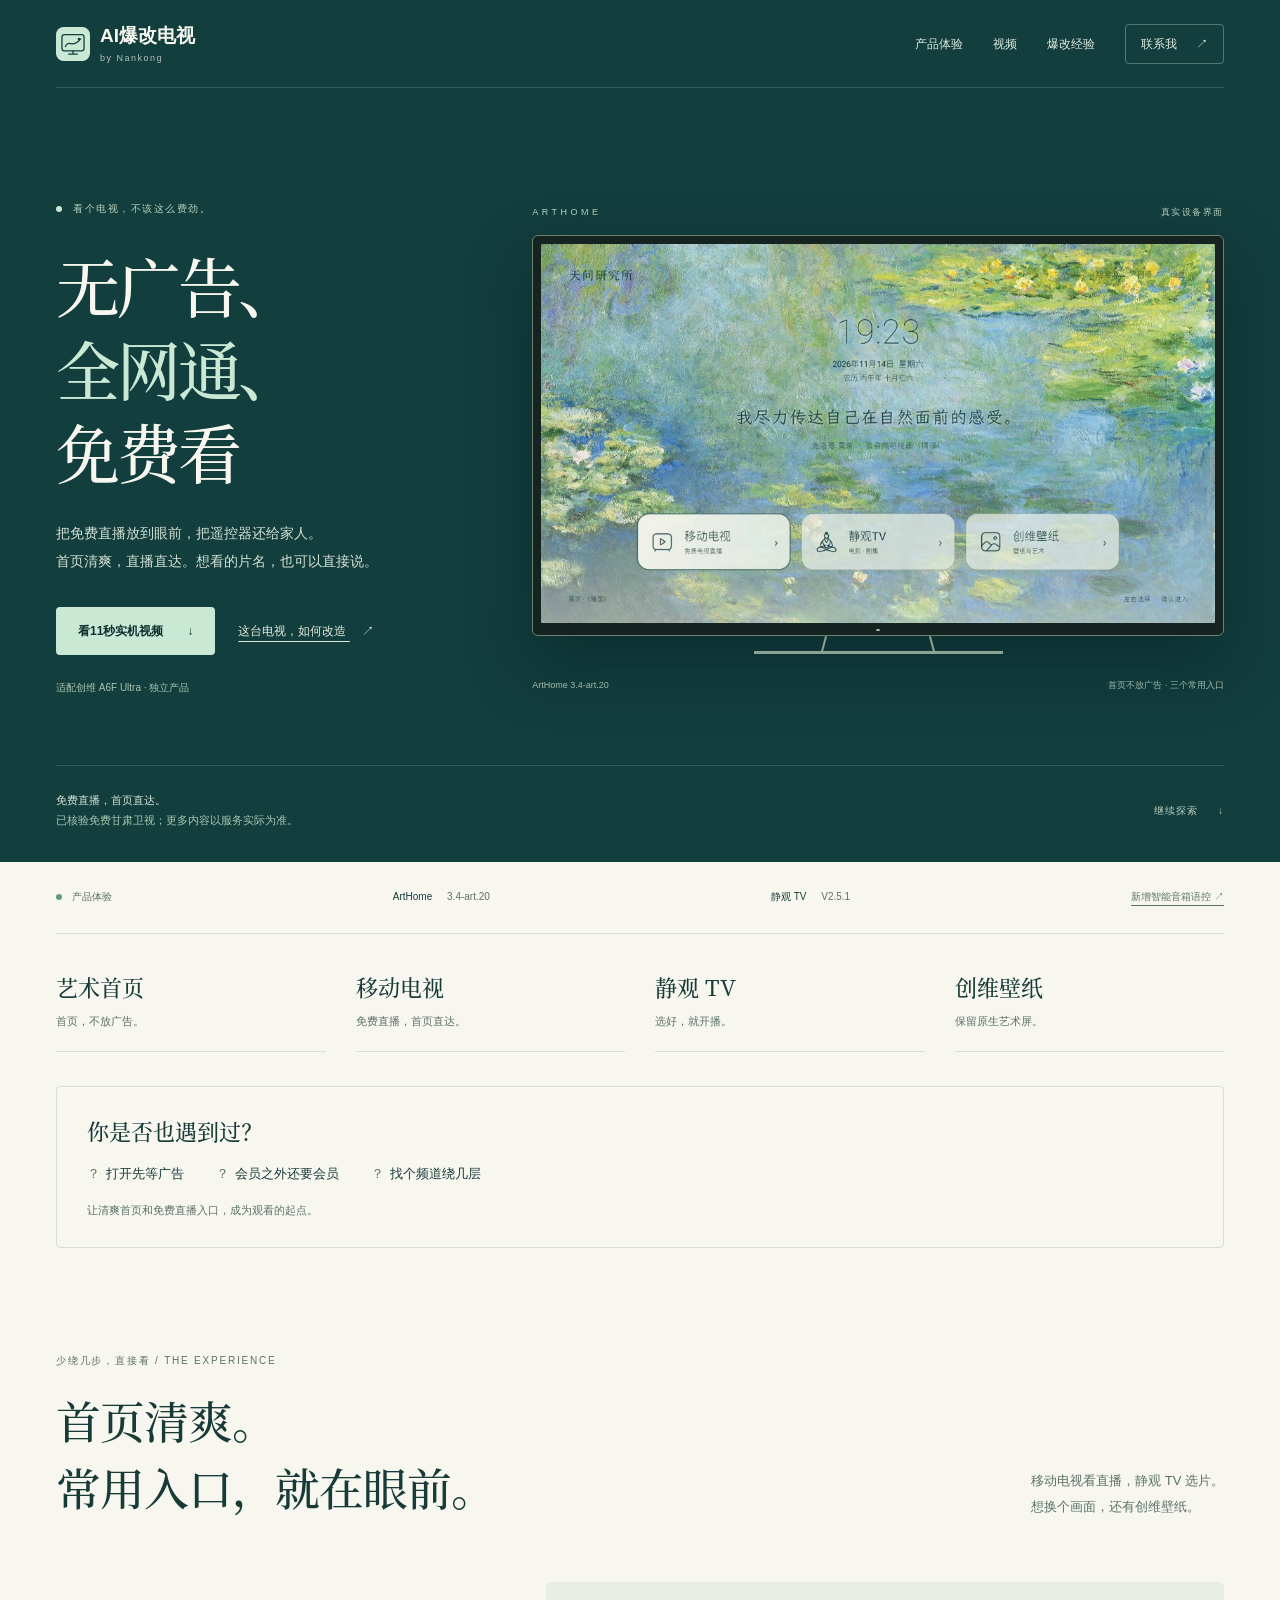
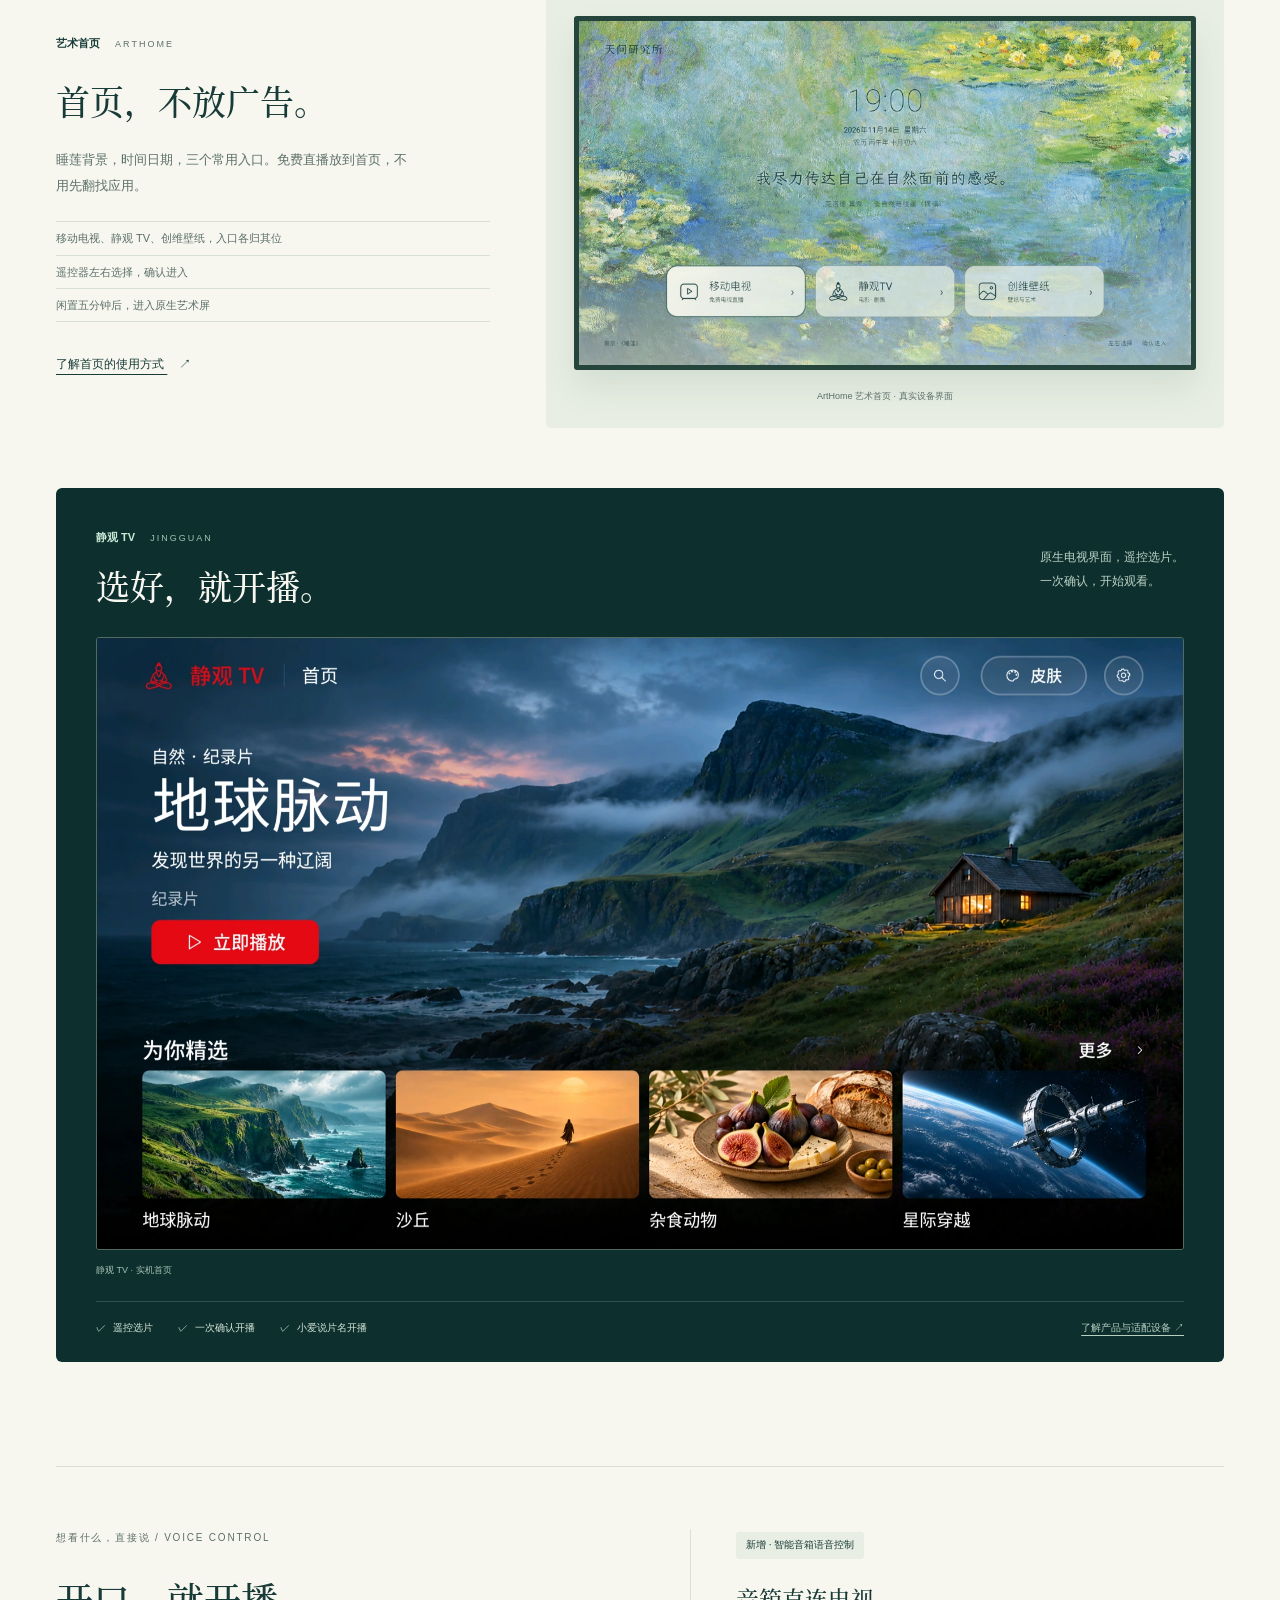
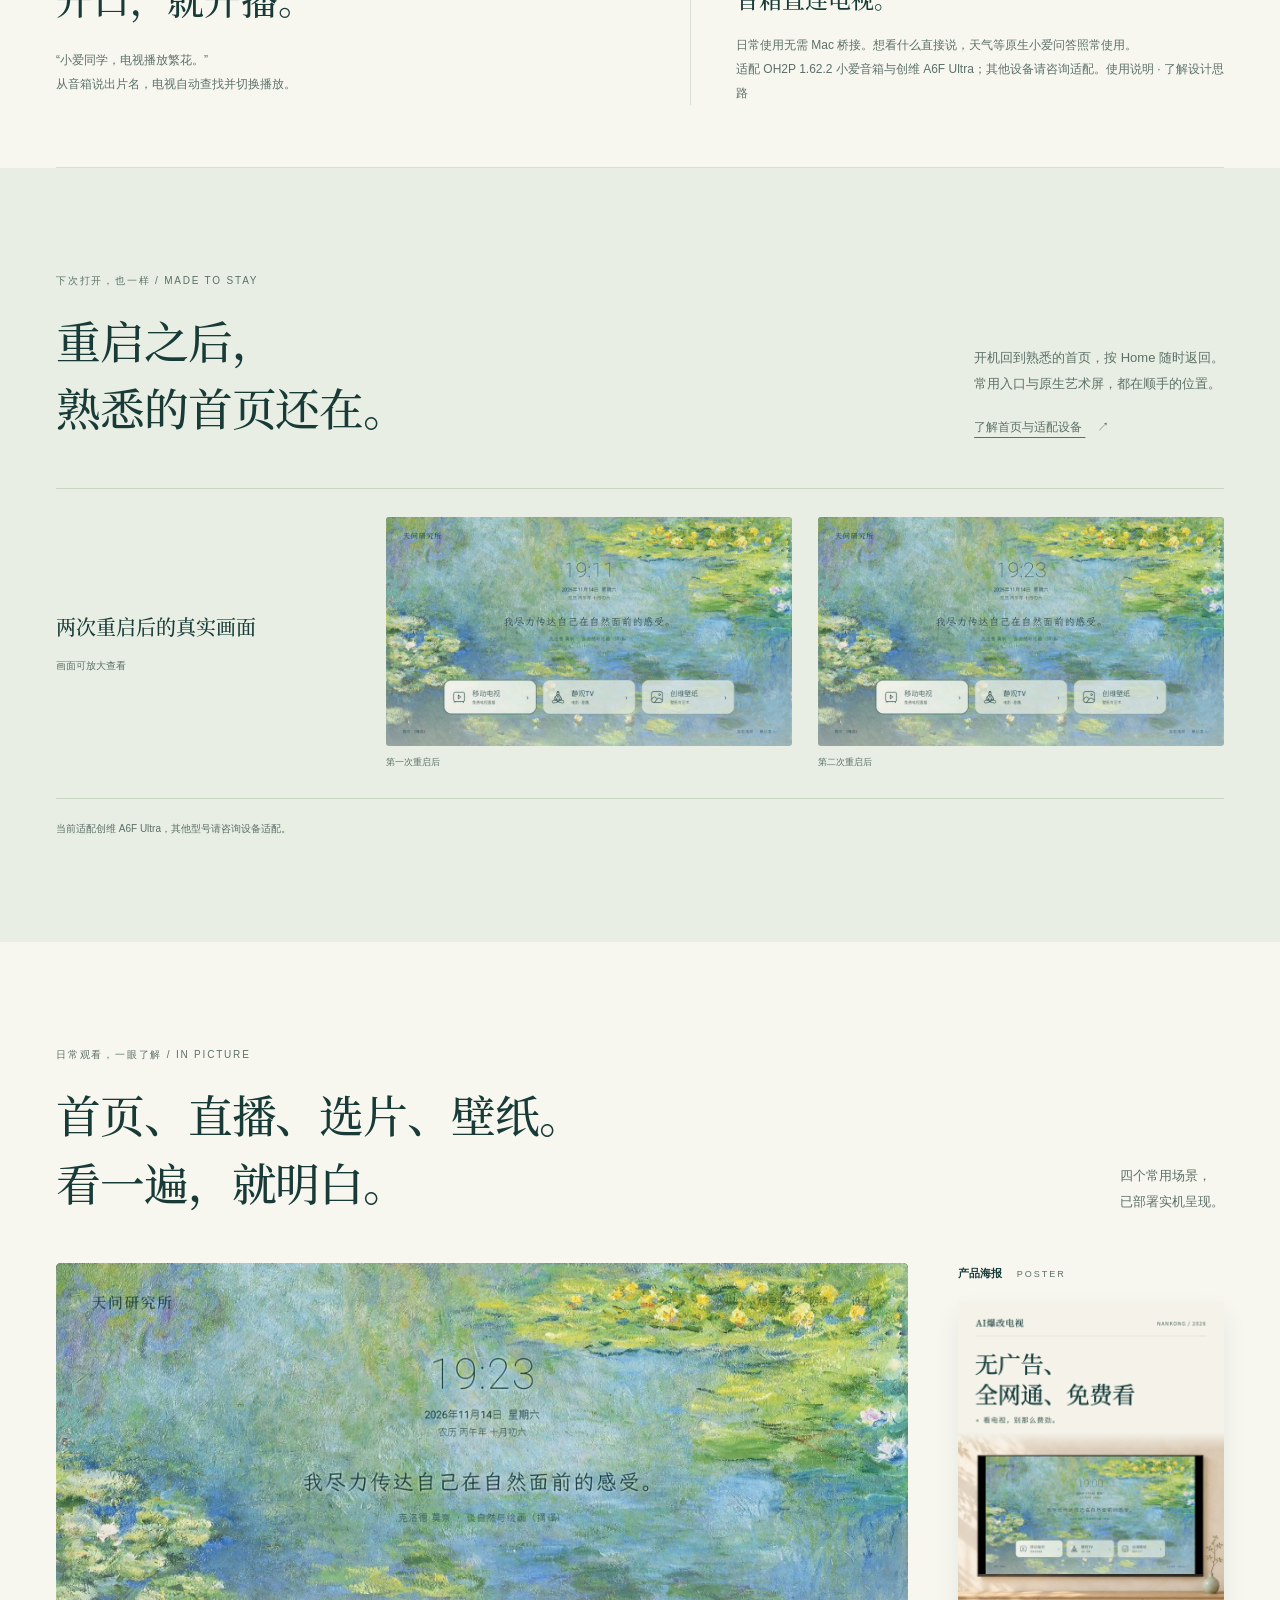
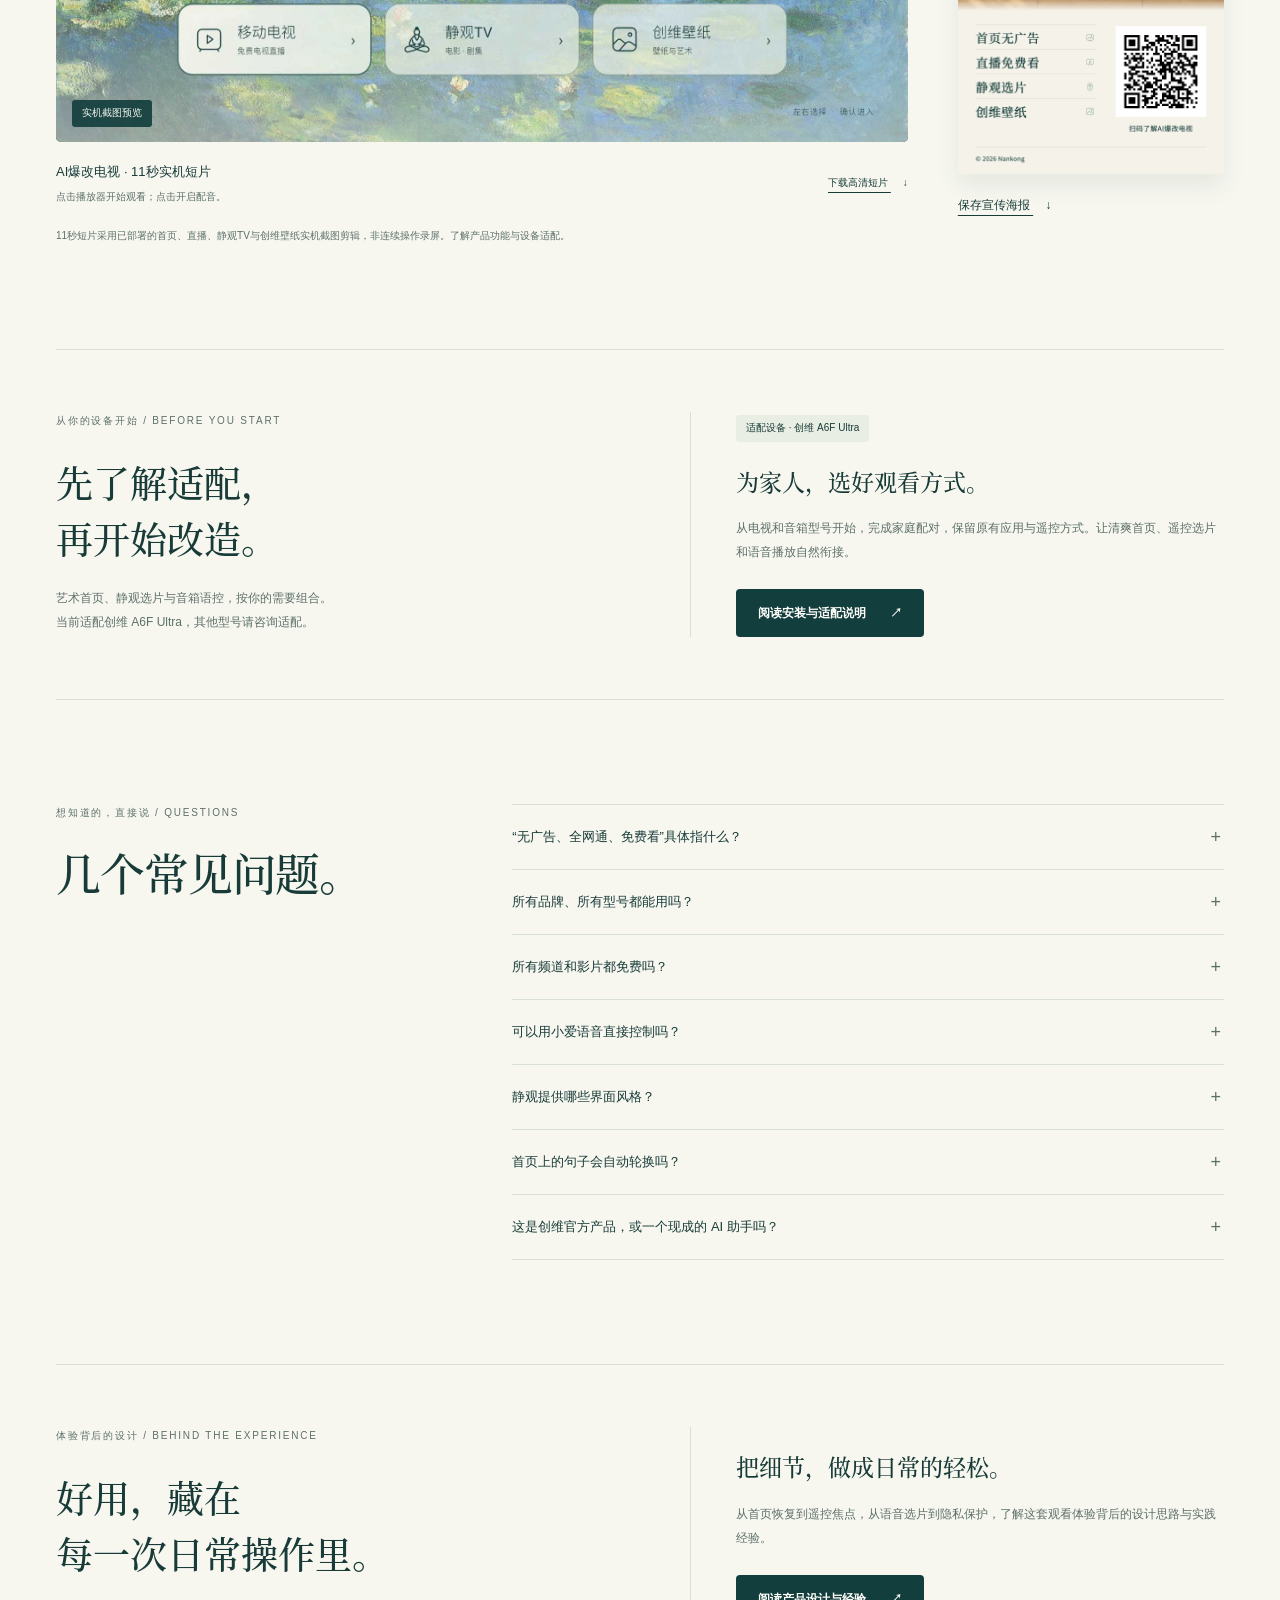
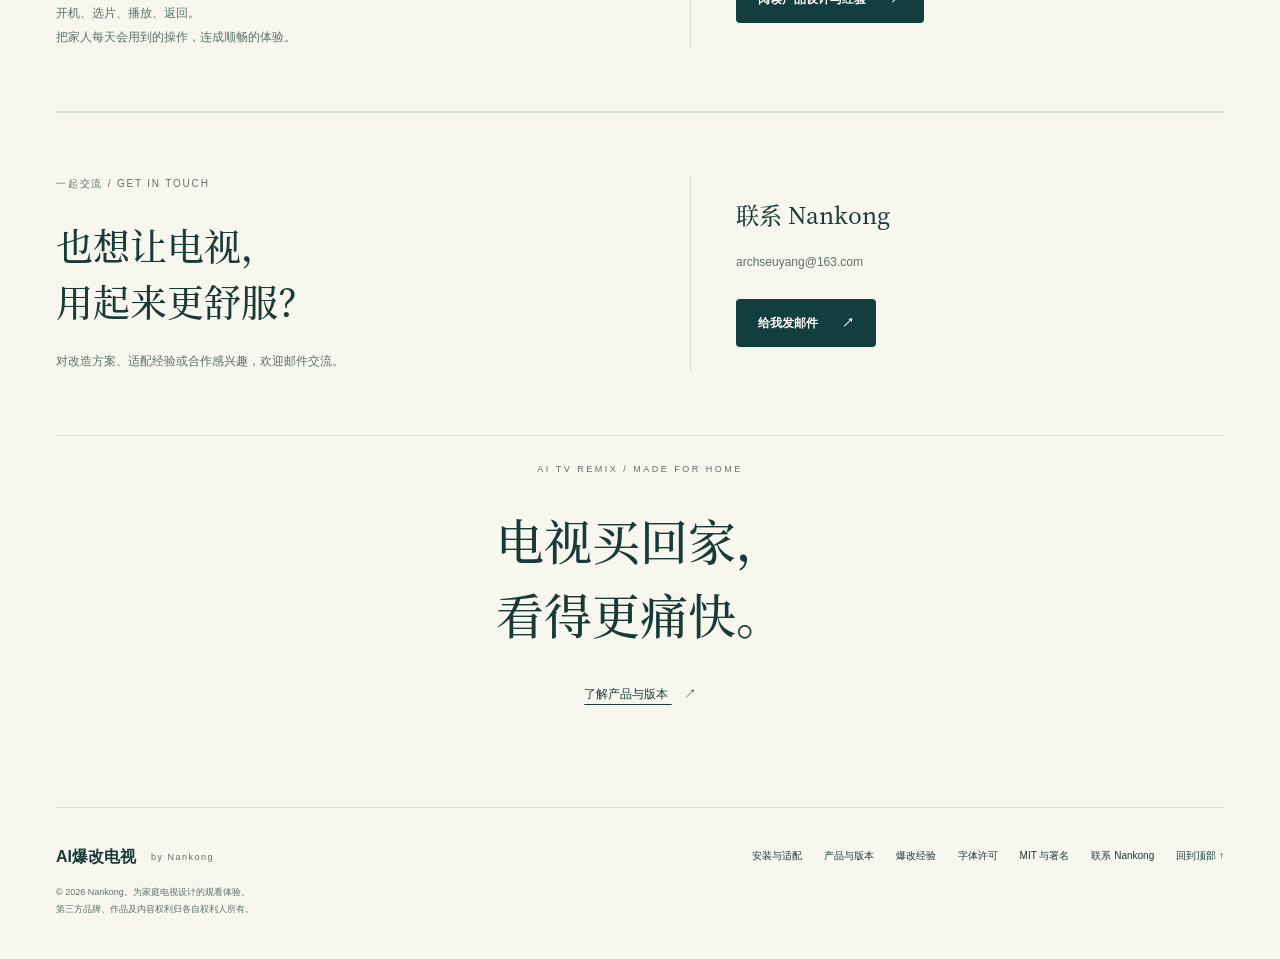
<file: index.html>
<!doctype html>
<html lang="zh-CN">
<head>
  <meta charset="utf-8">
  <meta name="viewport" content="width=device-width, initial-scale=1">
  <meta name="description" content="AI爆改电视：无广告、全网通、免费看。移动电视首页直达，静观 TV 遥控选片、小爱音箱说片名开播，创维壁纸保留原生艺术屏。适配创维 A6F Ultra，其他型号可咨询适配。">
  <meta name="theme-color" content="#123e3d">
  <title>AI爆改电视 — 无广告、全网通、免费看</title>
  <link rel="icon" href="public/mark.svg" type="image/svg+xml">
  <link rel="preload" href="public/fonts/tv-serif-medium.woff2?v=voice-20261115" as="font" type="font/woff2" crossorigin>
  <link rel="stylesheet" href="site.css?v=voice-20261115">
  <script src="media-manifest.js?v=catalog-11s-v251" defer></script>
  <script src="app.js?v=catalog-11s-v251" defer></script>
</head>
<body>
  <a class="skip" href="#main">跳到正文</a>
  <div class="opening">
    <header class="nav wrap">
      <a class="brand" href="index.html" aria-label="AI爆改电视 首页"><img src="public/mark.svg" width="34" height="34" alt=""><span>AI爆改电视<small>by Nankong</small></span></a>
      <nav aria-label="主导航"><a href="#experience">产品体验</a><a href="#film">视频</a><a href="experience.html">爆改经验</a><a class="nav-cta contact-link" href="mailto:archseuyang@163.com?subject=AI%E7%88%86%E6%94%B9%E7%94%B5%E8%A7%86%E4%BA%A4%E6%B5%81">联系我 <span aria-hidden="true">↗</span></a></nav>
    </header>
  </div>
  <main id="main">
    <div class="opening">
      <section class="hero wrap" aria-labelledby="hero-title">
        <div class="hero-copy">
          <p class="eyebrow"><span class="status-dot"></span> 看个电视，不该这么费劲。</p>
          <h1 id="hero-title">无广告、<br><em>全网通、</em><br>免费看</h1>
          <p class="intro">把免费直播放到眼前，把遥控器还给家人。<br>首页清爽，直播直达。想看的片名，也可以直接说。</p>
          <div class="actions"><a class="button mint" href="#film">看11秒实机视频 <span aria-hidden="true">↓</span></a><a class="text-link light" href="guide.html">这台电视，如何改造 <span aria-hidden="true">↗</span></a></div>
          <p class="hero-note">适配创维 A6F Ultra · 独立产品</p>
        </div>
        <figure class="hero-display">
          <div class="display-topline"><span>ARTHOME</span><span>真实设备界面</span></div>
          <a class="television image-zoom" href="public/images/art-home-art20.webp" data-caption="ArtHome 3.4-art.20 · 真实设备界面" aria-label="放大 ArtHome art20 实机截图">
            <img src="public/images/art-home-art20.webp" width="1920" height="1080" fetchpriority="high" alt="ArtHome 实机首页：明亮的莫奈睡莲背景，天问研究所标题、居中时钟、固定莫奈摘译和三个入口。">
          </a>
          <div class="tv-stand" aria-hidden="true"></div>
          <figcaption><span>ArtHome 3.4-art.20</span><span>首页不放广告 · 三个常用入口</span></figcaption>
        </figure>
      </section>
      <div class="hero-foot wrap"><p>免费直播，首页直达。<br><span>已核验免费甘肃卫视；更多内容以服务实际为准。</span></p><a href="#experience" aria-label="向下浏览产品体验">继续探索 <span aria-hidden="true">↓</span></a></div>
    </div>

  <div class="page-content">
    <section class="status-band wrap" aria-label="当前实装状态"><p><span class="status-dot"></span> 产品体验</p><p><strong>ArtHome</strong> 3.4-art.20</p><p><strong>静观 TV</strong> V2.5.1</p><a href="versions.html">新增智能音箱语控 <span aria-hidden="true">↗</span></a></section>
    <nav class="daily-four wrap" aria-label="四个日常场景"><a href="#experience"><strong>艺术首页</strong><span>首页，不放广告。</span></a><a href="guide.html#arthome"><strong>移动电视</strong><span>免费直播，首页直达。</span></a><a href="#jingguan"><strong>静观 TV</strong><span>选好，就开播。</span></a><a href="guide.html#arthome"><strong>创维壁纸</strong><span>保留原生艺术屏。</span></a></nav>
    <section class="pain-points wrap" aria-labelledby="pain-title"><h2 id="pain-title">你是否也遇到过？</h2><ul><li>打开先等广告</li><li>会员之外还要会员</li><li>找个频道绕几层</li></ul><p>让清爽首页和免费直播入口，成为观看的起点。</p></section>

    <section class="experience section wrap" id="experience" aria-labelledby="experience-title">
      <div class="section-heading spread"><div><p class="eyebrow">少绕几步，直接看 / THE EXPERIENCE</p><h2 id="experience-title">首页清爽。<br>常用入口，就在眼前。</h2></div><p class="section-intro">移动电视看直播，静观 TV 选片。<br>想换个画面，还有创维壁纸。</p></div>
      <article class="art-module">
        <div class="module-copy"><p class="module-label">艺术首页 <span>ARTHOME</span></p><h3>首页，不放广告。</h3><p>睡莲背景，时间日期，三个常用入口。免费直播放到首页，不用先翻找应用。</p><ul class="feature-list"><li>移动电视、静观 TV、创维壁纸，入口各归其位</li><li>遥控器左右选择，确认进入</li><li>闲置五分钟后，进入原生艺术屏</li></ul><a class="text-link" href="guide.html#arthome">了解首页的使用方式 <span aria-hidden="true">↗</span></a></div>
        <figure class="art-detail"><a class="image-zoom framed" href="public/images/art-home-detail.webp" data-caption="ArtHome 艺术首页 · 真实设备界面" aria-label="放大艺术首页真实截图"><img src="public/images/art-home-detail.webp" width="1920" height="1080" loading="lazy" alt="ArtHome 艺术首页全貌，三个透明入口排列在莫奈睡莲画面下方。"></a><figcaption>ArtHome 艺术首页 · 真实设备界面</figcaption></figure>
      </article>
      <article class="watch-module" id="jingguan">
        <div class="watch-heading"><div><p class="module-label">静观 TV <span>JINGGUAN</span></p><h3>选好，就开播。</h3></div><p>原生电视界面，遥控选片。<br>一次确认，开始观看。</p></div>
        <figure><a class="image-zoom jingguan-frame" href="public/images/jingguan-v24-device.webp" data-caption="静观 TV · 已部署设备的实机首页" aria-label="放大静观新版电视实机画面"><img src="public/images/jingguan-v24-device.webp" width="1920" height="1080" loading="lazy" alt="静观 TV 电视实机画面：全宽山海封面、柔和渐变和精选横卡。"></a><figcaption>静观 TV · 实机首页</figcaption></figure>
        <div class="watch-foot"><span>遥控选片</span><span>一次确认开播</span><span>小爱说片名开播</span><a href="versions.html#jingguan">了解产品与适配设备 <span aria-hidden="true">↗</span></a></div>
      </article>
    </section>

    <section class="adaptation wrap" id="voice" aria-labelledby="voice-title"><div><p class="eyebrow">想看什么，直接说 / VOICE CONTROL</p><h2 id="voice-title">开口，就开播。</h2><p>“小爱同学，电视播放繁花。”<br>从音箱说出片名，电视自动查找并切换播放。</p></div><div class="adaptation-right"><span class="pill">新增 · 智能音箱语音控制</span><h3>音箱直连电视。</h3><p>日常使用无需 Mac 桥接。想看什么直接说，天气等原生小爱问答照常使用。</p><p>适配 OH2P 1.62.2 小爱音箱与创维 A6F Ultra；其他设备请咨询适配。<a href="guide.html#voice">使用说明</a> · <a href="experience.html#voice">了解设计思路</a></p></div></section>

    <section class="stability section" id="stability" aria-labelledby="stability-title"><div class="wrap">
      <div class="section-heading spread"><div><p class="eyebrow">下次打开，也一样 / MADE TO STAY</p><h2 id="stability-title">重启之后，<br>熟悉的首页还在。</h2></div><div class="section-intro"><p>开机回到熟悉的首页，按 Home 随时返回。<br>常用入口与原生艺术屏，都在顺手的位置。</p><a class="text-link" href="versions.html#arthome">了解首页与适配设备 <span aria-hidden="true">↗</span></a></div></div>
      <div class="reboot-strip"><p>两次重启后的真实画面<br><small>画面可放大查看</small></p><figure><a class="image-zoom" href="public/images/art-home-reboot-1.webp" data-caption="art20 第一次实际重启后的真实截图" aria-label="放大第一次重启后的截图"><img src="public/images/art-home-reboot-1.webp" width="1920" height="1080" loading="lazy" alt="第一次实际重启后的 ArtHome 首页。"></a><figcaption>第一次重启后</figcaption></figure><figure><a class="image-zoom" href="public/images/art-home-art20.webp" data-caption="art20 第二次实际重启后的真实截图" aria-label="放大第二次重启后的截图"><img src="public/images/art-home-art20.webp" width="1920" height="1080" loading="lazy" alt="第二次实际重启后的 ArtHome 首页。"></a><figcaption>第二次重启后</figcaption></figure></div>
      <p class="fine-print">当前适配创维 A6F Ultra，其他型号请咨询设备适配。</p>
    </div></section>

    <section class="film-section section wrap" id="film" aria-labelledby="film-title">
      <div class="section-heading spread"><div><p class="eyebrow">日常观看，一眼了解 / IN PICTURE</p><h2 id="film-title">首页、直播、选片、壁纸。<br>看一遍，就明白。</h2></div><p class="section-intro">四个常用场景，<br>已部署实机呈现。</p></div>
      <div class="film-layout">
        <div class="film-main">
          <div class="film-stage" id="film-stage"><div id="film-placeholder" hidden><img src="public/images/art-home-art20.webp" width="1920" height="1080" loading="lazy" alt="演示区静态预览：ArtHome art20 实机首页。"><span class="preview-label">实机截图预览</span></div><video id="promo-video" controls autoplay muted loop playsinline webkit-playsinline preload="auto" src="public/media/ai-tv-remix-autoplay-v3.mp4" poster="public/images/art-home-art20.webp" aria-label="AI爆改电视11秒实机视频，默认静音自动播放"></video></div>
          <div class="film-caption"><p><strong id="film-name">AI爆改电视 · 11秒实机短片</strong><span id="film-description">自动播放 · 点击开启配音</span></p><button id="video-sound" class="button dark video-sound" type="button" aria-pressed="false" hidden>开启配音</button><a id="video-download" class="text-link" href="public/media/ai-tv-remix-promo-11s.mp4" download>下载高清短片 <span aria-hidden="true">↓</span></a></div>
          <p class="fine-print">11秒短片采用已部署的首页、直播、静观TV与创维壁纸实机截图剪辑，非连续操作录屏。了解产品功能与设备适配。</p>
        </div>
        <aside class="poster-column"><p class="module-label">产品海报 <span>POSTER</span></p><div id="poster-placeholder" class="poster-note"><span class="poster-symbol" aria-hidden="true">看</span><h3>首页清爽，<br>直播直达。</h3><p>清爽首页、直播直达。<br>保存海报，分享这套观看体验。</p></div><figure id="poster-ready" hidden><a id="poster-open" class="image-zoom" data-caption="AI爆改电视 · 产品宣传海报"><img id="promo-poster" width="1080" height="1920" loading="lazy" alt="AI爆改电视竖版产品宣传海报。"></a><figcaption><a id="poster-download" class="text-link" download>保存宣传海报 <span aria-hidden="true">↓</span></a></figcaption></figure></aside>
      </div>
      <noscript><p class="noscript-note">真实截图与全部说明可直接浏览。视频可直接播放；配音按钮与海报的自动装载需要 JavaScript。</p></noscript>
    </section>

    <section class="adaptation wrap" id="install" aria-labelledby="install-title"><div><p class="eyebrow">从你的设备开始 / BEFORE YOU START</p><h2 id="install-title">先了解适配，<br>再开始改造。</h2><p>艺术首页、静观选片与音箱语控，按你的需要组合。<br>当前适配创维 A6F Ultra，其他型号请咨询适配。</p></div><div class="adaptation-right"><span class="pill">适配设备 · 创维 A6F Ultra</span><h3>为家人，选好观看方式。</h3><p>从电视和音箱型号开始，完成家庭配对，保留原有应用与遥控方式。让清爽首页、遥控选片和语音播放自然衔接。</p><a class="button dark" href="guide.html">阅读安装与适配说明 <span aria-hidden="true">↗</span></a></div></section>

    <section class="faq section wrap" id="faq" aria-labelledby="faq-title"><div class="section-heading"><p class="eyebrow">想知道的，直接说 / QUESTIONS</p><h2 id="faq-title">几个常见问题。</h2></div><div class="faq-list">
      <details><summary>“无广告、全网通、免费看”具体指什么？</summary><p>自制首页不放广告，首页与静观应用本身免费使用；常用直播和多来源选片集中进入。当前已核验免费甘肃卫视。第三方节目、平台和片源的授权、费用及可用性由对应服务决定，不代表所有内容永久免费或已去除节目内广告。</p></details>
      <details><summary>所有品牌、所有型号都能用吗？</summary><p>当前适配创维 A6F Ultra。不同品牌、系统版本和遥控器需单独适配，欢迎联系我们了解你家的设备。</p></details>
      <details><summary>所有频道和影片都免费吗？</summary><p>没有这样的承诺。已核验移动电视入口可以进入免费甘肃卫视；其他频道、影片及第三方服务受各自的授权、费用和可用性约束，不保证外部片源长期可用。</p></details>
      <details><summary>可以用小爱语音直接控制吗？</summary><p>可以。对已适配的小爱音箱说“小爱同学，电视播放繁花”，电视自动查找并切换播放。日常使用无需 Mac 桥接，原生天气问答照常使用。当前适配 OH2P 1.62.2 与创维 A6F Ultra。<a href="guide.html#voice">查看语音使用说明</a>。</p></details>
      <details><summary>静观提供哪些界面风格？</summary><p>当前版本为 V2.5.1，提供 Apple 与 Netflix 两种风格、相同的影视内容与原生遥控选片体验。页面展示已部署设备的真实界面。</p></details>
      <details><summary>首页上的句子会自动轮换吗？</summary><p>艺术首页采用固定莫奈摘译，搭配睡莲背景、时间日期与常用入口。</p></details>
      <details><summary>这是创维官方产品，或一个现成的 AI 助手吗？</summary><p>AI爆改电视是独立产品，与创维无官方合作或背书关系。语音功能面向电视选片，天气等问答由原生小爱提供。第三方品牌与内容权利归各自权利人所有。</p></details>
    </div></section>
    <section class="adaptation wrap" id="lessons"><div><p class="eyebrow">体验背后的设计 / BEHIND THE EXPERIENCE</p><h2>好用，藏在<br>每一次日常操作里。</h2><p>开机、选片、播放、返回。<br>把家人每天会用到的操作，连成顺畅的体验。</p></div><div class="adaptation-right"><h3>把细节，做成日常的轻松。</h3><p>从首页恢复到遥控焦点，从语音选片到隐私保护，了解这套观看体验背后的设计思路与实践经验。</p><a class="button dark" href="experience.html">阅读产品设计与经验 <span aria-hidden="true">↗</span></a></div></section><section class="adaptation wrap" id="contact"><div><p class="eyebrow">一起交流 / GET IN TOUCH</p><h2>也想让电视，<br>用起来更舒服？</h2><p>对改造方案、适配经验或合作感兴趣，欢迎邮件交流。</p></div><div class="adaptation-right"><h3>联系 Nankong</h3><p><a class="contact-email" href="mailto:archseuyang@163.com?subject=AI%E7%88%86%E6%94%B9%E7%94%B5%E8%A7%86%E4%BA%A4%E6%B5%81">archseuyang@163.com</a></p><a class="button dark contact-link" href="mailto:archseuyang@163.com?subject=AI%E7%88%86%E6%94%B9%E7%94%B5%E8%A7%86%E4%BA%A4%E6%B5%81">给我发邮件 <span aria-hidden="true">↗</span></a></div></section><section class="closing wrap"><p class="eyebrow">AI TV REMIX / MADE FOR HOME</p><h2>电视买回家，<br>看得更痛快。</h2><a class="text-link" href="versions.html">了解产品与版本 <span aria-hidden="true">↗</span></a></section>
  </div>
  </main>
  <footer class="footer wrap"><div><a class="brand" href="index.html">AI爆改电视 <small>by Nankong</small></a><p>© 2026 Nankong。为家庭电视设计的观看体验。<br>第三方品牌、作品及内容权利归各自权利人所有。</p></div><div class="footer-links"><a href="guide.html">安装与适配</a><a href="versions.html">产品与版本</a><a href="experience.html">爆改经验</a><a href="public/fonts/OFL.txt">字体许可</a><a href="experience.html#license">MIT 与署名</a><a class="contact-link" href="mailto:archseuyang@163.com?subject=AI%E7%88%86%E6%94%B9%E7%94%B5%E8%A7%86%E4%BA%A4%E6%B5%81">联系 Nankong</a><a href="#main">回到顶部 ↑</a></div></footer>
  <dialog class="image-dialog" aria-labelledby="image-dialog-caption"><button class="dialog-close" type="button" aria-label="关闭大图">关闭 <span aria-hidden="true">×</span></button><img alt=""><p id="image-dialog-caption"></p></dialog>
</body>
</html>
</file>
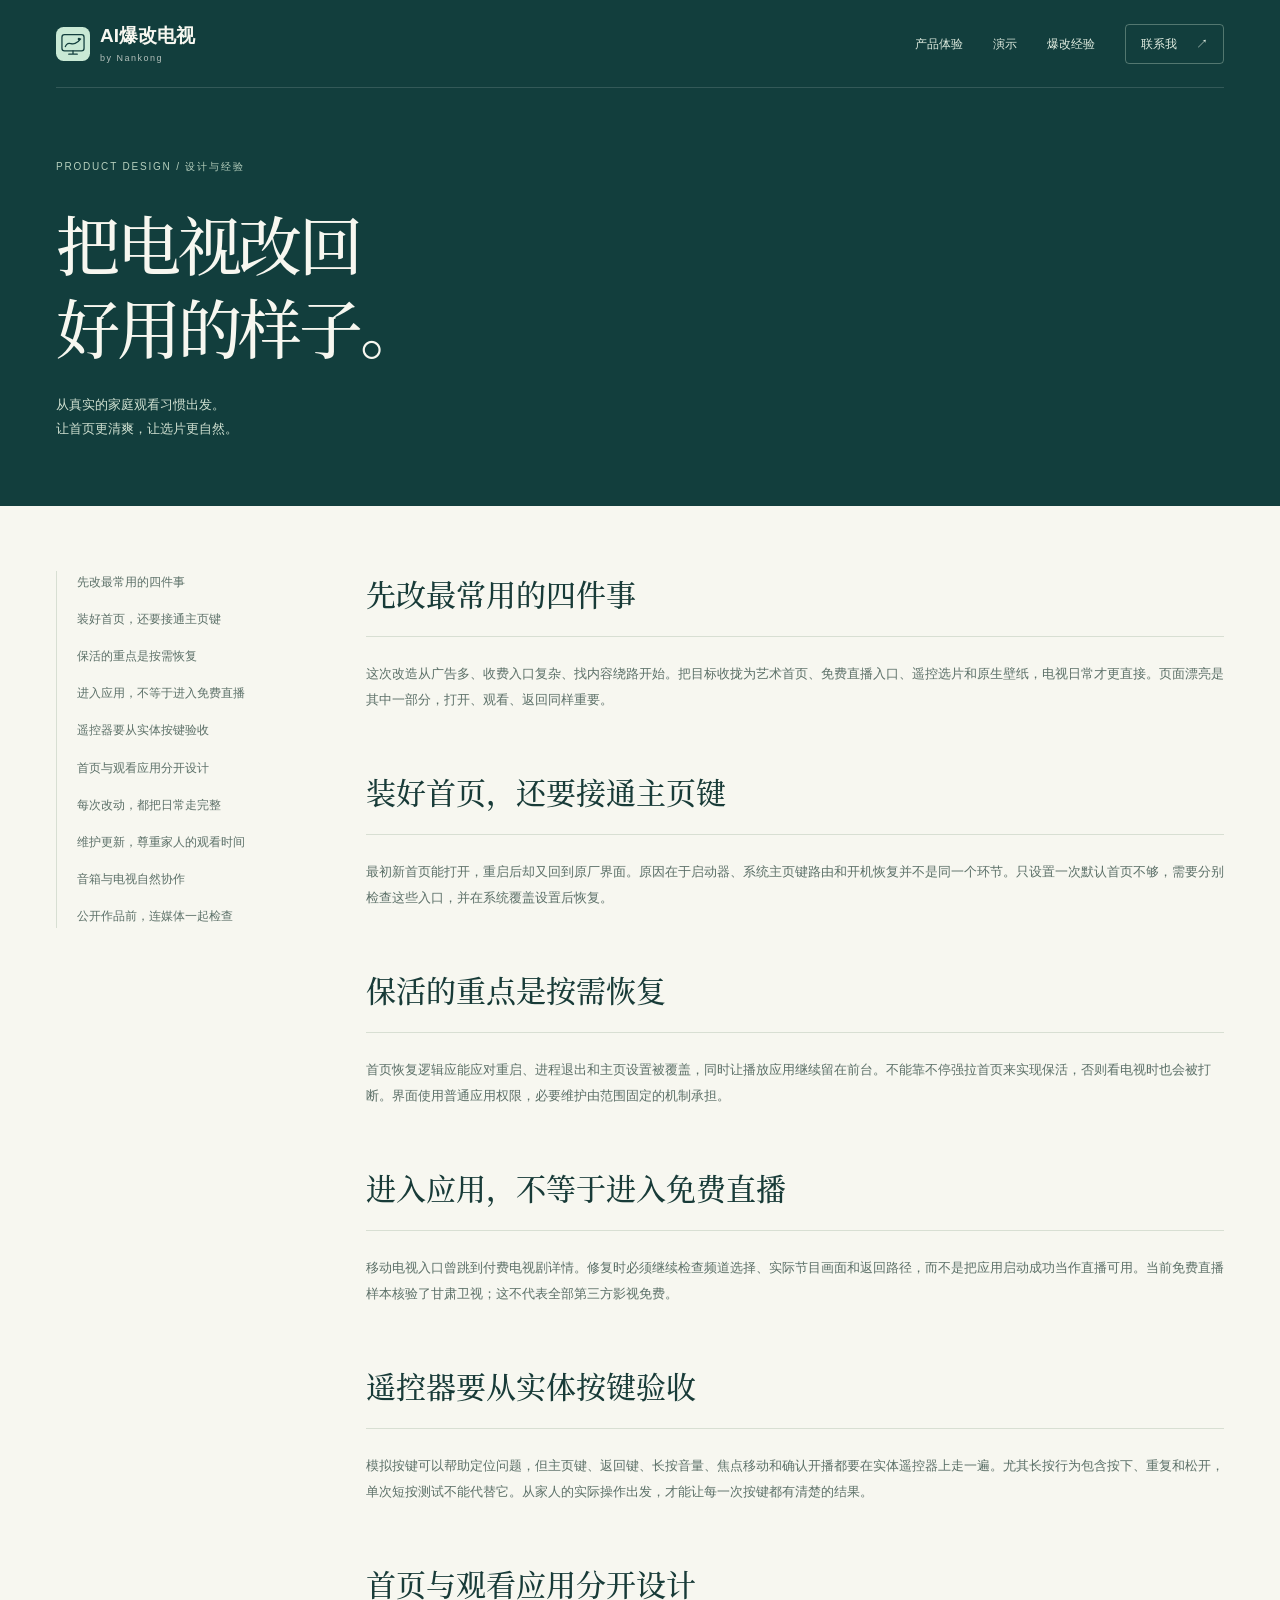
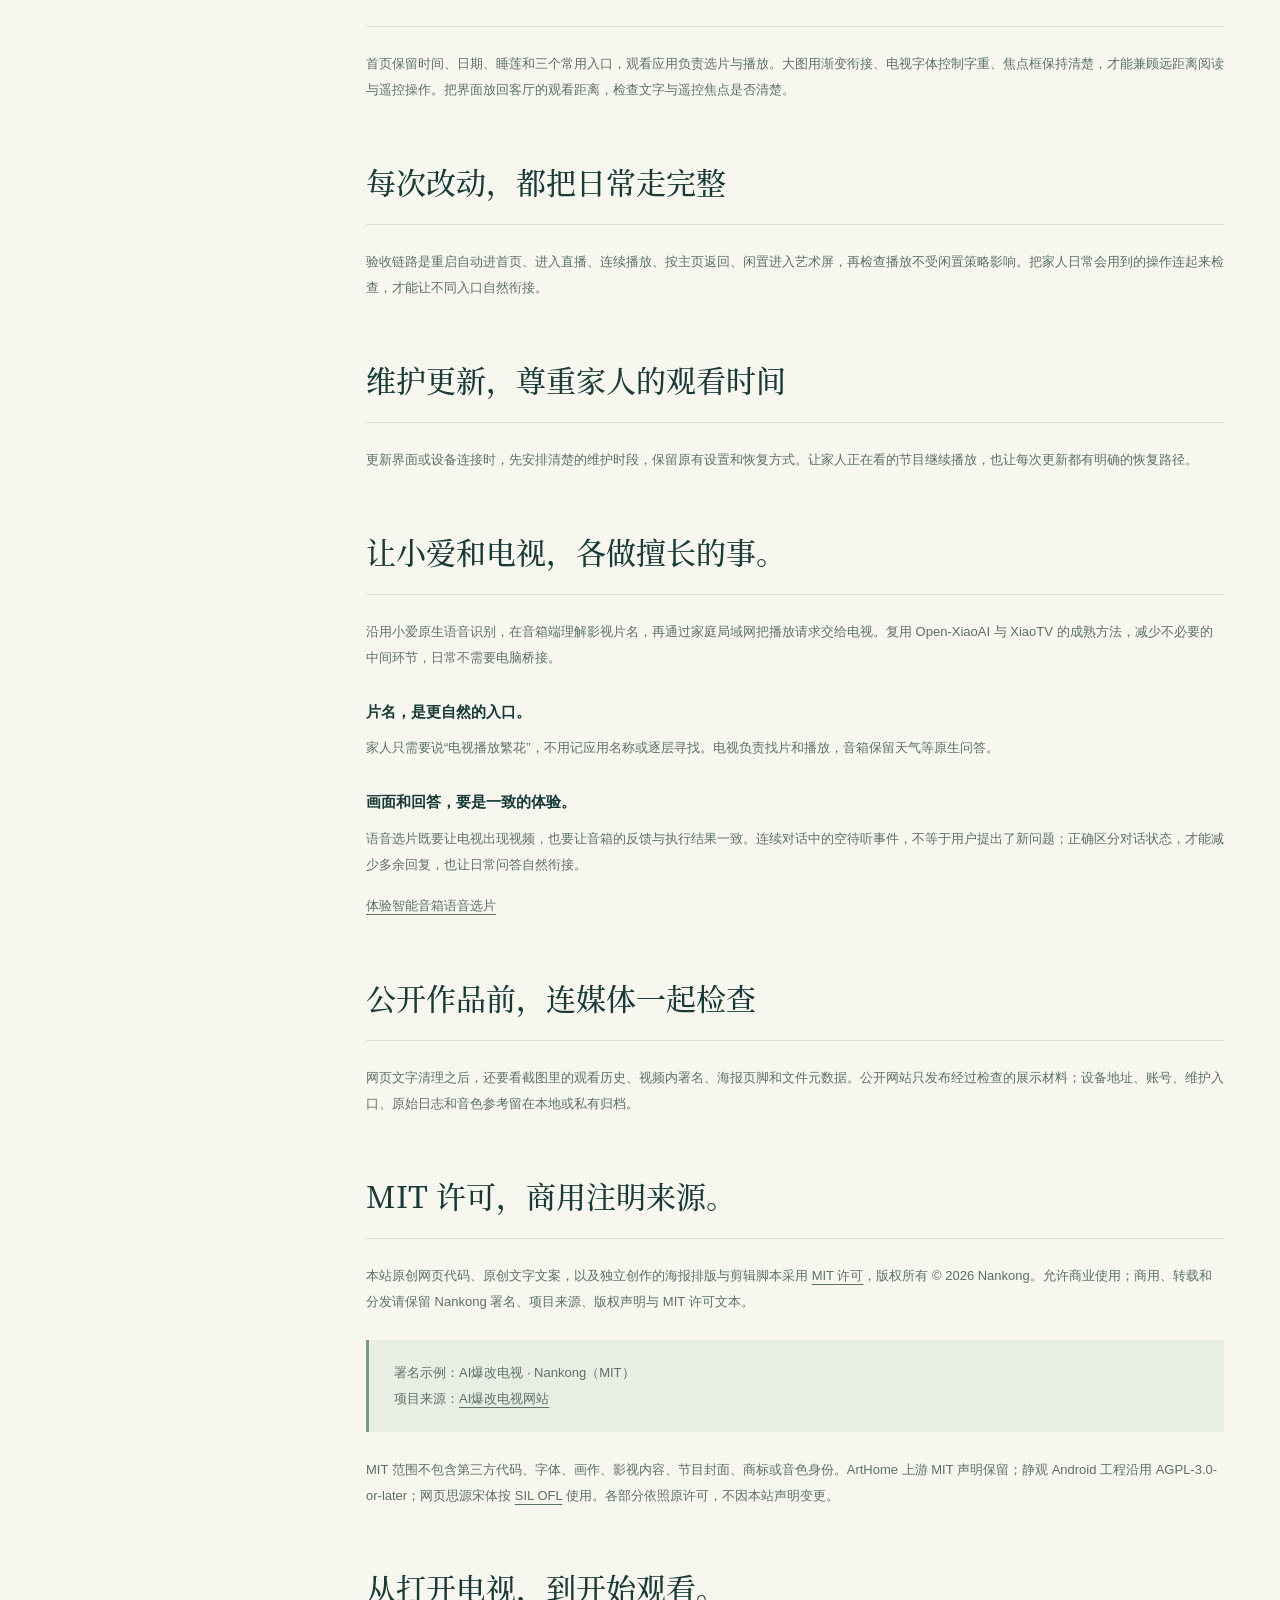
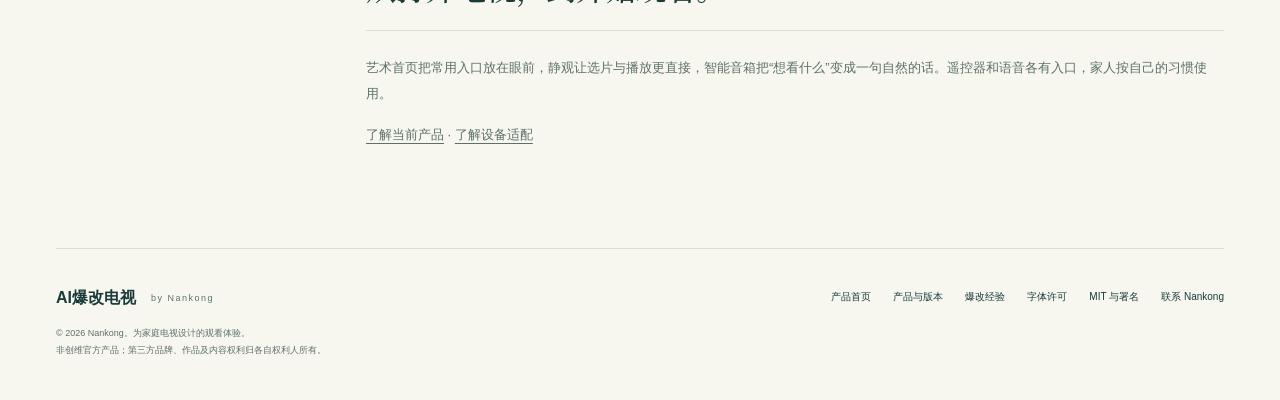
<file: experience.html>
<!doctype html>
<html lang="zh-CN">
<head>
  <meta charset="utf-8">
  <meta name="viewport" content="width=device-width, initial-scale=1">
  <meta name="description" content="从首页保活、免费直播、音箱语控到遥控验收，记录AI爆改电视的实际方法与踩坑经验。">
  <meta name="theme-color" content="#123e3d">
  <title>爆改经验 — AI爆改电视</title>
  <link rel="icon" href="public/mark.svg" type="image/svg+xml">
  <link rel="stylesheet" href="site.css?v=voice-20261115">
</head>
<body>
  <a class="skip" href="#main">跳到正文</a>
  <header class="subpage-header"><div class="nav wrap"><a class="brand" href="index.html"><img src="public/mark.svg" width="34" height="34" alt=""><span>AI爆改电视<small>by Nankong</small></span></a><nav aria-label="主导航"><a href="index.html#experience">产品体验</a><a href="index.html#film">演示</a><a href="experience.html" aria-current="page">爆改经验</a><a class="nav-cta contact-link" href="mailto:archseuyang@163.com?subject=AI%E7%88%86%E6%94%B9%E7%94%B5%E8%A7%86%E4%BA%A4%E6%B5%81">联系我 <span aria-hidden="true">↗</span></a></nav></div></header>
  <main id="main"><div class="subpage-header"><div class="wrap"><div class="page-title"><p class="eyebrow">PRODUCT DESIGN / 设计与经验</p><h1>把电视改回<br>好用的样子。</h1><p>从真实的家庭观看习惯出发。<br>让首页更清爽，让选片更自然。</p></div></div></div><div class="doc-layout wrap"><nav class="doc-nav" aria-label="经验目录"><a href="#goal">先改最常用的四件事</a><a href="#home">装好首页，还要接通主页键</a><a href="#keepalive">保活的重点是按需恢复</a><a href="#live">进入应用，不等于进入免费直播</a><a href="#remote">遥控器要从实体按键验收</a><a href="#design">首页与观看应用分开设计</a><a href="#verify">每次改动，都把日常走完整</a><a href="#ownership">维护更新，尊重家人的观看时间</a><a href="#voice">音箱与电视自然协作</a><a href="#privacy">公开作品前，连媒体一起检查</a></nav><div class="doc-content"><section id="goal"><h2>先改最常用的四件事</h2><p>这次改造从广告多、收费入口复杂、找内容绕路开始。把目标收拢为艺术首页、免费直播入口、遥控选片和原生壁纸，电视日常才更直接。页面漂亮是其中一部分，打开、观看、返回同样重要。</p></section><section id="home"><h2>装好首页，还要接通主页键</h2><p>最初新首页能打开，重启后却又回到原厂界面。原因在于启动器、系统主页键路由和开机恢复并不是同一个环节。只设置一次默认首页不够，需要分别检查这些入口，并在系统覆盖设置后恢复。</p></section><section id="keepalive"><h2>保活的重点是按需恢复</h2><p>首页恢复逻辑应能应对重启、进程退出和主页设置被覆盖，同时让播放应用继续留在前台。不能靠不停强拉首页来实现保活，否则看电视时也会被打断。界面使用普通应用权限，必要维护由范围固定的机制承担。</p></section><section id="live"><h2>进入应用，不等于进入免费直播</h2><p>移动电视入口曾跳到付费电视剧详情。修复时必须继续检查频道选择、实际节目画面和返回路径，而不是把应用启动成功当作直播可用。当前免费直播样本核验了甘肃卫视；这不代表全部第三方影视免费。</p></section><section id="remote"><h2>遥控器要从实体按键验收</h2><p>模拟按键可以帮助定位问题，但主页键、返回键、长按音量、焦点移动和确认开播都要在实体遥控器上走一遍。尤其长按行为包含按下、重复和松开，单次短按测试不能代替它。从家人的实际操作出发，才能让每一次按键都有清楚的结果。</p></section><section id="design"><h2>首页与观看应用分开设计</h2><p>首页保留时间、日期、睡莲和三个常用入口，观看应用负责选片与播放。大图用渐变衔接、电视字体控制字重、焦点框保持清楚，才能兼顾远距离阅读与遥控操作。把界面放回客厅的观看距离，检查文字与遥控焦点是否清楚。</p></section><section id="verify"><h2>每次改动，都把日常走完整</h2><p>验收链路是重启自动进首页、进入直播、连续播放、按主页返回、闲置进入艺术屏，再检查播放不受闲置策略影响。把家人日常会用到的操作连起来检查，才能让不同入口自然衔接。</p></section><section id="ownership"><h2>维护更新，尊重家人的观看时间</h2><p>更新界面或设备连接时，先安排清楚的维护时段，保留原有设置和恢复方式。让家人正在看的节目继续播放，也让每次更新都有明确的恢复路径。</p></section><section id="voice"><h2>让小爱和电视，各做擅长的事。</h2><p>沿用小爱原生语音识别，在音箱端理解影视片名，再通过家庭局域网把播放请求交给电视。复用 Open-XiaoAI 与 XiaoTV 的成熟方法，减少不必要的中间环节，日常不需要电脑桥接。</p><h3>片名，是更自然的入口。</h3><p>家人只需要说“电视播放繁花”，不用记应用名称或逐层寻找。电视负责找片和播放，音箱保留天气等原生问答。</p><h3>画面和回答，要是一致的体验。</h3><p>语音选片既要让电视出现视频，也要让音箱的反馈与执行结果一致。连续对话中的空待听事件，不等于用户提出了新问题；正确区分对话状态，才能减少多余回复，也让日常问答自然衔接。</p><p><a href="guide.html#voice">体验智能音箱语音选片</a></p></section><section id="privacy"><h2>公开作品前，连媒体一起检查</h2><p>网页文字清理之后，还要看截图里的观看历史、视频内署名、海报页脚和文件元数据。公开网站只发布经过检查的展示材料；设备地址、账号、维护入口、原始日志和音色参考留在本地或私有归档。</p></section><section id="license"><h2>MIT 许可，商用注明来源。</h2><p>本站原创网页代码、原创文字文案，以及独立创作的海报排版与剪辑脚本采用 <a href="public/LICENSE-MIT.txt">MIT 许可</a>，版权所有 © 2026 Nankong。允许商业使用；商用、转载和分发请保留 Nankong 署名、项目来源、版权声明与 MIT 许可文本。</p><div class="doc-notice"><p>署名示例：AI爆改电视 · Nankong（MIT）<br>项目来源：<a href="https://dashizhihuan2018-source.github.io/ai-tv-remix-site">AI爆改电视网站</a></p></div><p>MIT 范围不包含第三方代码、字体、画作、影视内容、节目封面、商标或音色身份。ArtHome 上游 MIT 声明保留；静观 Android 工程沿用 AGPL-3.0-or-later；网页思源宋体按 <a href="public/fonts/OFL.txt">SIL OFL</a> 使用。各部分依照原许可，不因本站声明变更。</p></section><section id="result"><h2>从打开电视，到开始观看。</h2><p>艺术首页把常用入口放在眼前，静观让选片与播放更直接，智能音箱把“想看什么”变成一句自然的话。遥控器和语音各有入口，家人按自己的习惯使用。</p><p><a href="versions.html">了解当前产品</a> · <a href="guide.html">了解设备适配</a></p></section></div></div></main>
  <footer class="footer wrap"><div><a class="brand" href="index.html">AI爆改电视 <small>by Nankong</small></a><p>© 2026 Nankong。为家庭电视设计的观看体验。<br>非创维官方产品；第三方品牌、作品及内容权利归各自权利人所有。</p></div><div class="footer-links"><a href="index.html">产品首页</a><a href="versions.html">产品与版本</a><a href="experience.html">爆改经验</a><a href="public/fonts/OFL.txt">字体许可</a><a href="experience.html#license">MIT 与署名</a><a class="contact-link" href="mailto:archseuyang@163.com?subject=AI%E7%88%86%E6%94%B9%E7%94%B5%E8%A7%86%E4%BA%A4%E6%B5%81">联系 Nankong</a></div></footer>
</body>
</html>
</file>
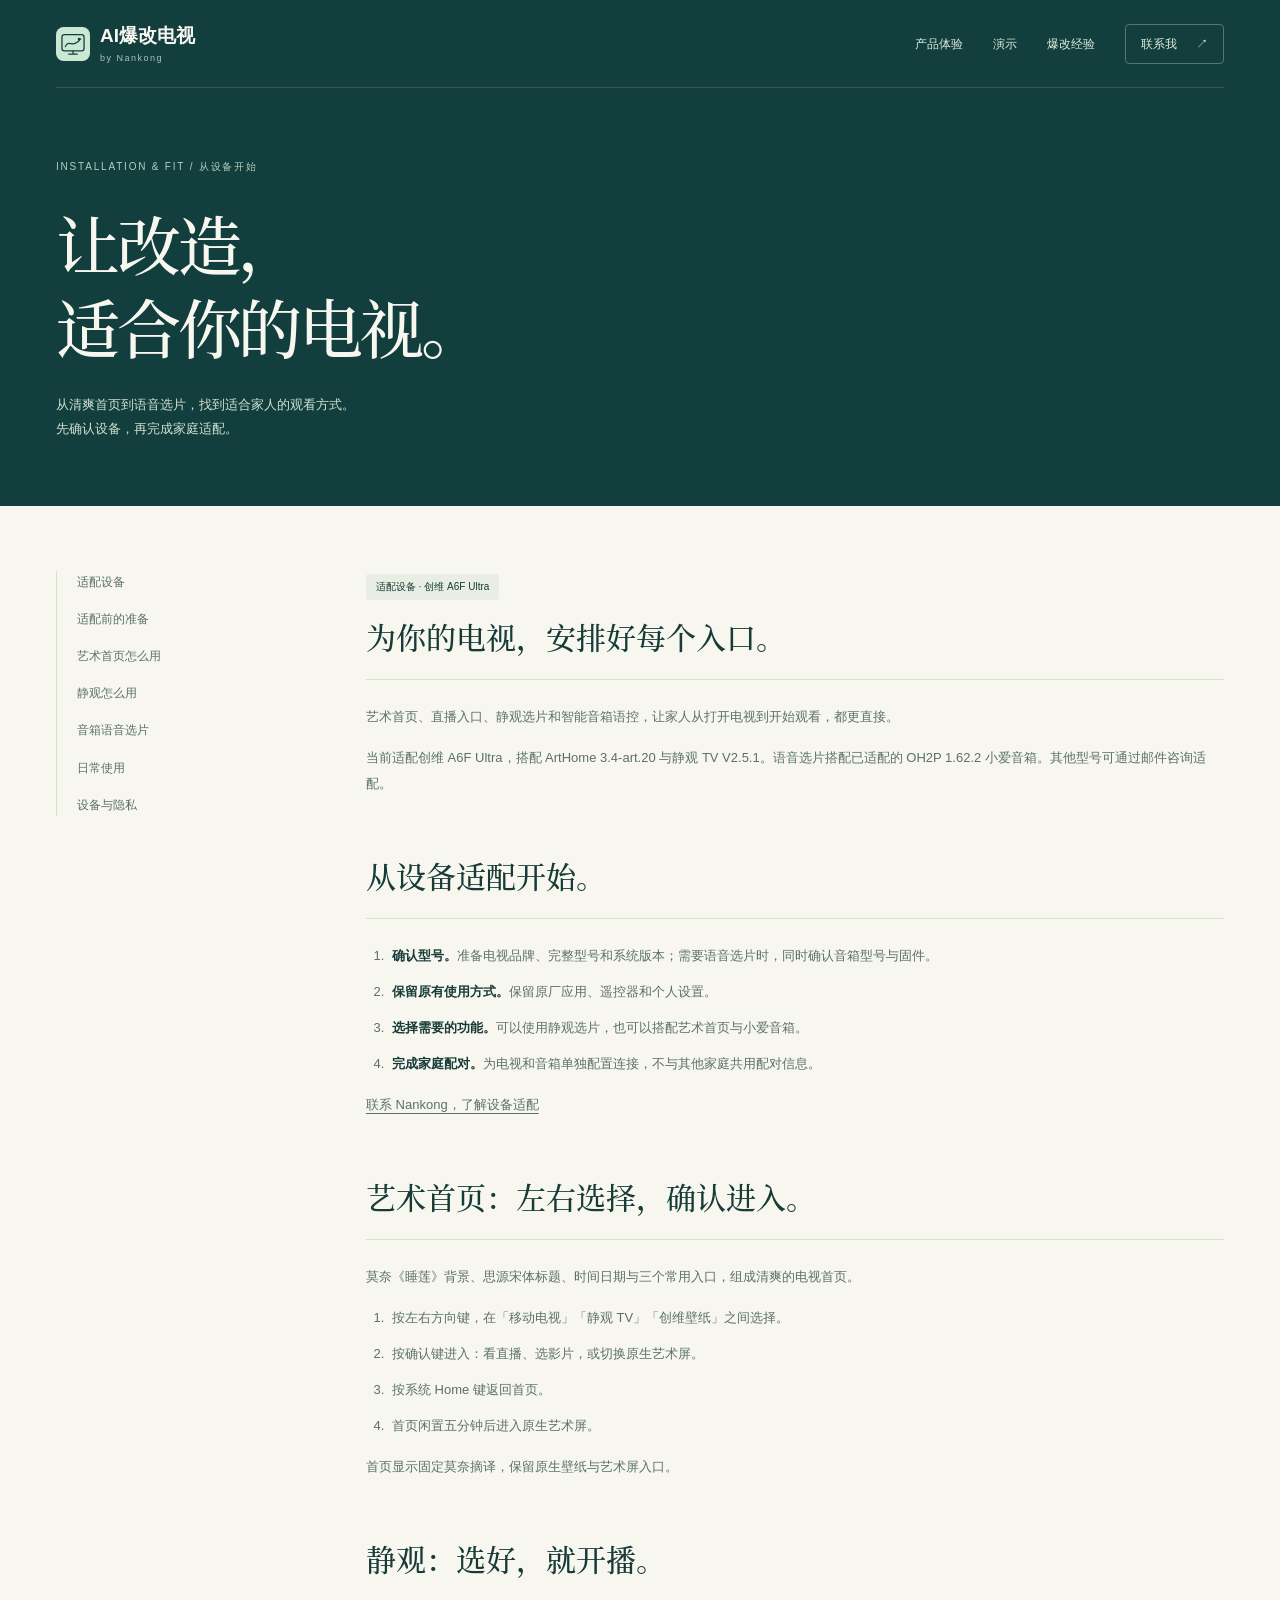
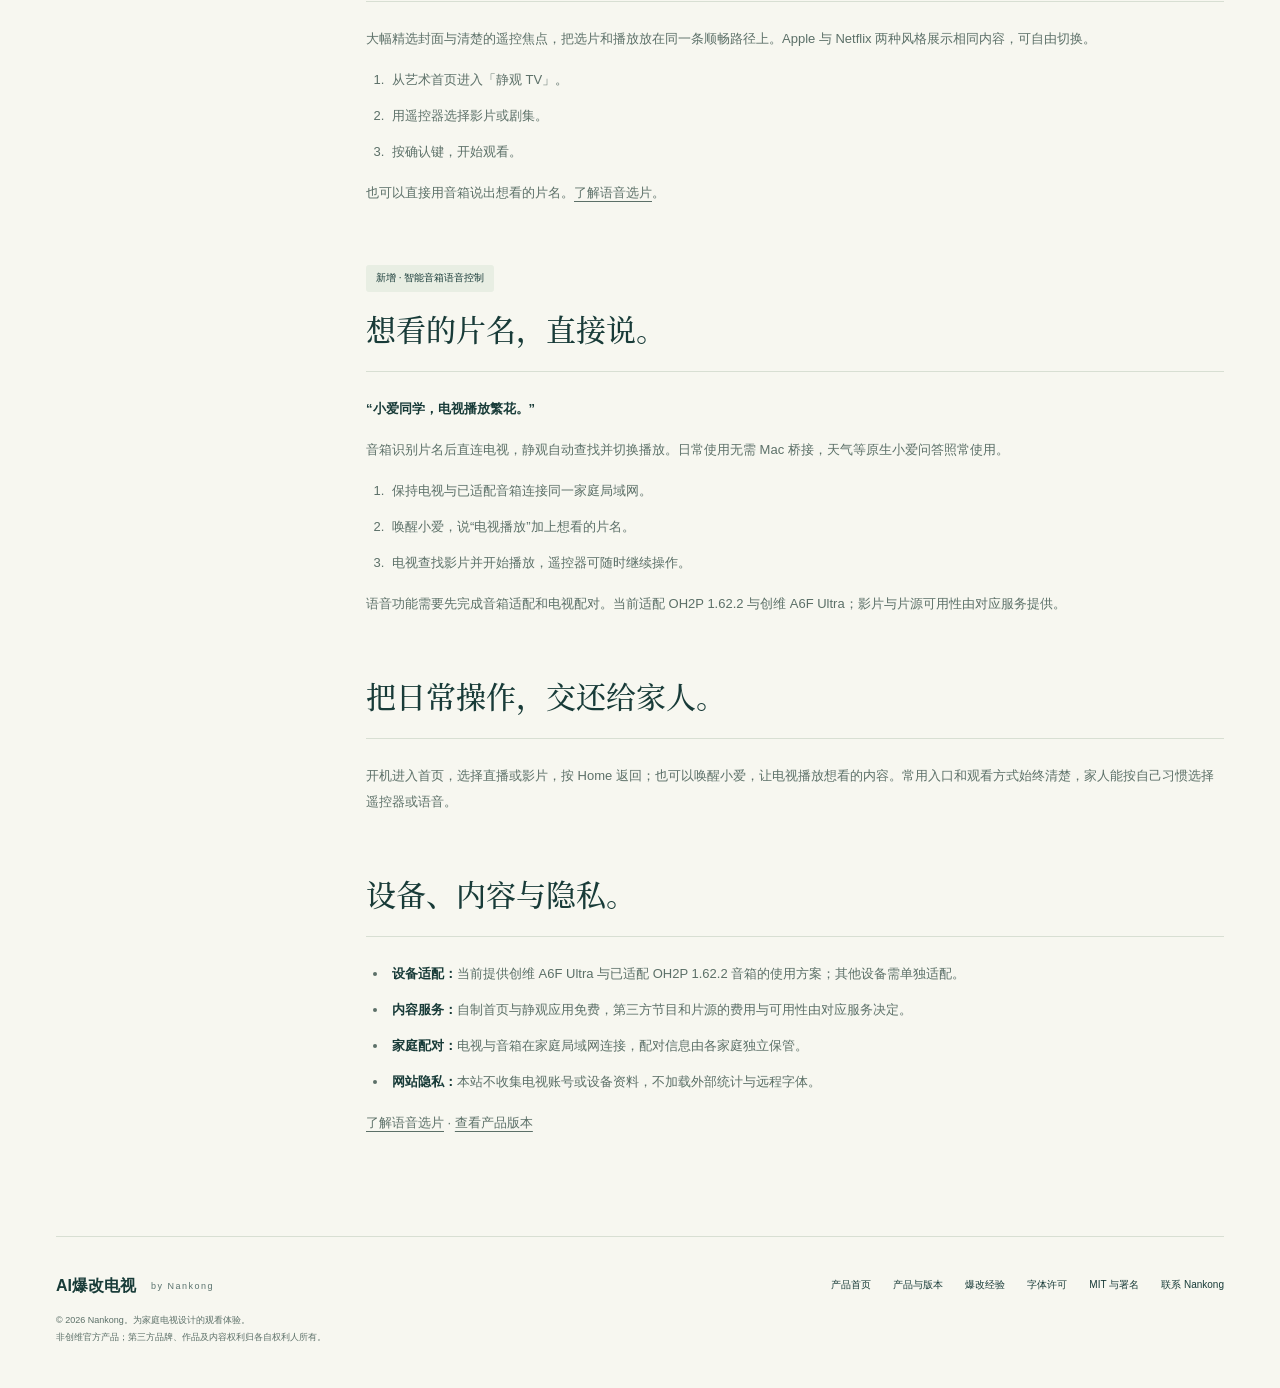
<file: guide.html>
<!doctype html>
<html lang="zh-CN">
<head>
  <meta charset="utf-8">
  <meta name="viewport" content="width=device-width, initial-scale=1">
  <meta name="description" content="AI爆改电视使用与适配说明：艺术首页、遥控选片与智能音箱语控，适配创维 A6F Ultra。">
  <meta name="theme-color" content="#123e3d">
  <title>安装与适配 — AI爆改电视</title>
  <link rel="icon" href="public/mark.svg" type="image/svg+xml">
  <link rel="stylesheet" href="site.css?v=voice-20261115">
</head>
<body>
  <a class="skip" href="#main">跳到正文</a>
  <header class="subpage-header"><div class="nav wrap"><a class="brand" href="index.html"><img src="public/mark.svg" width="34" height="34" alt=""><span>AI爆改电视<small>by Nankong</small></span></a><nav aria-label="主导航"><a href="index.html#experience">产品体验</a><a href="index.html#film">演示</a><a href="experience.html">爆改经验</a><a class="nav-cta contact-link" href="mailto:archseuyang@163.com?subject=AI%E7%88%86%E6%94%B9%E7%94%B5%E8%A7%86%E4%BA%A4%E6%B5%81">联系我 <span aria-hidden="true">↗</span></a></nav></div></header>
  <main id="main"><div class="subpage-header"><div class="wrap"><div class="page-title"><p class="eyebrow">INSTALLATION & FIT / 从设备开始</p><h1>让改造，<br>适合你的电视。</h1><p>从清爽首页到语音选片，找到适合家人的观看方式。<br>先确认设备，再完成家庭适配。</p></div></div></div>
    <div class="doc-layout wrap"><nav class="doc-nav" aria-label="说明目录"><a href="#device">适配设备</a><a href="#prepare">适配前的准备</a><a href="#arthome">艺术首页怎么用</a><a href="#jingguan">静观怎么用</a><a href="#voice">音箱语音选片</a><a href="#verify">日常使用</a><a href="#boundaries">设备与隐私</a></nav><div class="doc-content">
      <section id="device"><span class="pill">适配设备 · 创维 A6F Ultra</span><h2>为你的电视，安排好每个入口。</h2><p>艺术首页、直播入口、静观选片和智能音箱语控，让家人从打开电视到开始观看，都更直接。</p><p>当前适配创维 A6F Ultra，搭配 ArtHome 3.4-art.20 与静观 TV V2.5.1。语音选片搭配已适配的 OH2P 1.62.2 小爱音箱。其他型号可通过邮件咨询适配。</p></section>
      <section id="prepare"><h2>从设备适配开始。</h2><ol><li><strong>确认型号。</strong>准备电视品牌、完整型号和系统版本；需要语音选片时，同时确认音箱型号与固件。</li><li><strong>保留原有使用方式。</strong>保留原厂应用、遥控器和个人设置。</li><li><strong>选择需要的功能。</strong>可以使用静观选片，也可以搭配艺术首页与小爱音箱。</li><li><strong>完成家庭配对。</strong>为电视和音箱单独配置连接，不与其他家庭共用配对信息。</li></ol><p><a href="mailto:archseuyang@163.com?subject=AI%E7%88%86%E6%94%B9%E7%94%B5%E8%A7%86%E9%80%82%E9%85%8D">联系 Nankong，了解设备适配</a></p></section>
      <section id="arthome"><h2>艺术首页：左右选择，确认进入。</h2><p>莫奈《睡莲》背景、思源宋体标题、时间日期与三个常用入口，组成清爽的电视首页。</p><ol><li>按左右方向键，在「移动电视」「静观 TV」「创维壁纸」之间选择。</li><li>按确认键进入：看直播、选影片，或切换原生艺术屏。</li><li>按系统 Home 键返回首页。</li><li>首页闲置五分钟后进入原生艺术屏。</li></ol><p>首页显示固定莫奈摘译，保留原生壁纸与艺术屏入口。</p></section>
      <section id="jingguan"><h2>静观：选好，就开播。</h2><p>大幅精选封面与清楚的遥控焦点，把选片和播放放在同一条顺畅路径上。Apple 与 Netflix 两种风格展示相同内容，可自由切换。</p><ol><li>从艺术首页进入「静观 TV」。</li><li>用遥控器选择影片或剧集。</li><li>按确认键，开始观看。</li></ol><p>也可以直接用音箱说出想看的片名。<a href="#voice">了解语音选片</a>。</p></section>
      <section id="voice"><span class="pill">新增 · 智能音箱语音控制</span><h2>想看的片名，直接说。</h2><p><strong>“小爱同学，电视播放繁花。”</strong></p><p>音箱识别片名后直连电视，静观自动查找并切换播放。日常使用无需 Mac 桥接，天气等原生小爱问答照常使用。</p><ol><li>保持电视与已适配音箱连接同一家庭局域网。</li><li>唤醒小爱，说“电视播放”加上想看的片名。</li><li>电视查找影片并开始播放，遥控器可随时继续操作。</li></ol><p>语音功能需要先完成音箱适配和电视配对。当前适配 OH2P 1.62.2 与创维 A6F Ultra；影片与片源可用性由对应服务提供。</p></section><section id="verify"><h2>把日常操作，交还给家人。</h2><p>开机进入首页，选择直播或影片，按 Home 返回；也可以唤醒小爱，让电视播放想看的内容。常用入口和观看方式始终清楚，家人能按自己习惯选择遥控器或语音。</p></section>
      <section id="boundaries"><h2>设备、内容与隐私。</h2><ul><li><strong>设备适配：</strong>当前提供创维 A6F Ultra 与已适配 OH2P 1.62.2 音箱的使用方案；其他设备需单独适配。</li><li><strong>内容服务：</strong>自制首页与静观应用免费，第三方节目和片源的费用与可用性由对应服务决定。</li><li><strong>家庭配对：</strong>电视与音箱在家庭局域网连接，配对信息由各家庭独立保管。</li><li><strong>网站隐私：</strong>本站不收集电视账号或设备资料，不加载外部统计与远程字体。</li></ul><p><a href="index.html#voice">了解语音选片</a> · <a href="versions.html">查看产品版本</a></p></section>
    </div></div>
  </main>
  <footer class="footer wrap"><div><a class="brand" href="index.html">AI爆改电视 <small>by Nankong</small></a><p>© 2026 Nankong。为家庭电视设计的观看体验。<br>非创维官方产品；第三方品牌、作品及内容权利归各自权利人所有。</p></div><div class="footer-links"><a href="index.html">产品首页</a><a href="versions.html">产品与版本</a><a href="experience.html">爆改经验</a><a href="public/fonts/OFL.txt">字体许可</a><a href="experience.html#license">MIT 与署名</a><a class="contact-link" href="mailto:archseuyang@163.com?subject=AI%E7%88%86%E6%94%B9%E7%94%B5%E8%A7%86%E4%BA%A4%E6%B5%81">联系 Nankong</a></div></footer>
</body>
</html>
</file>
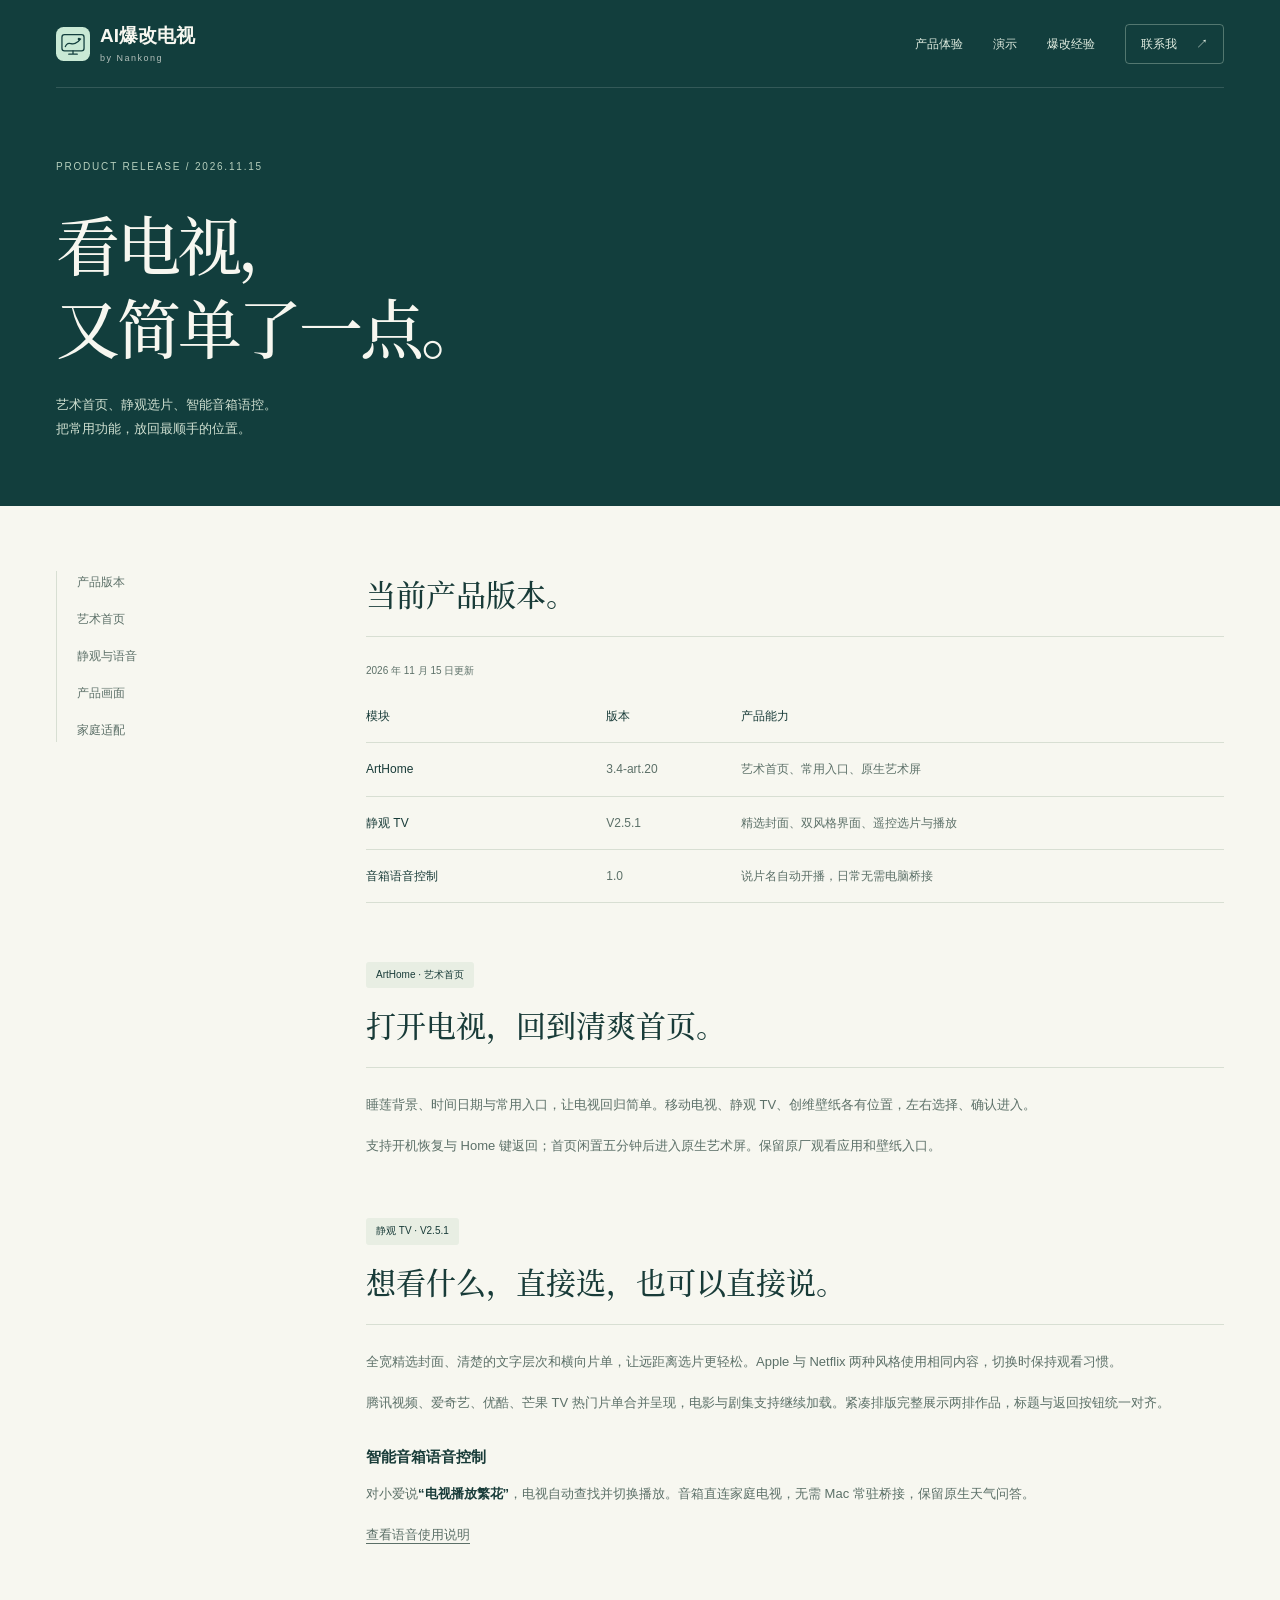
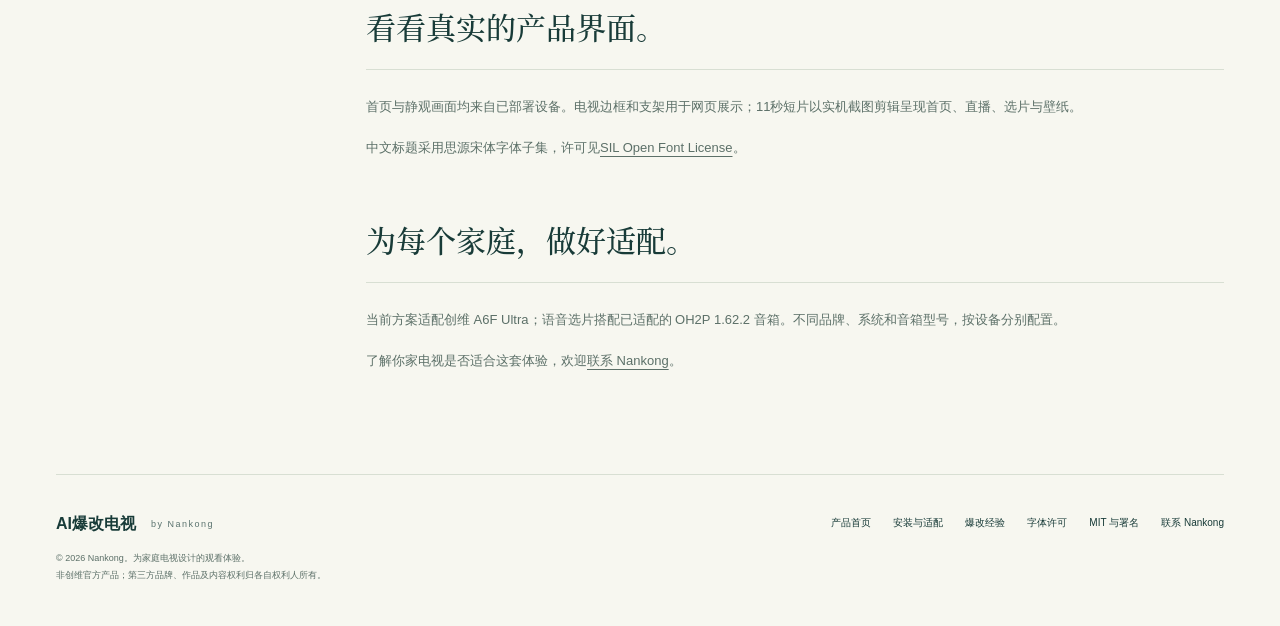
<file: versions.html>
<!doctype html>
<html lang="zh-CN">
<head>
  <meta charset="utf-8">
  <meta name="viewport" content="width=device-width, initial-scale=1">
  <meta name="description" content="AI爆改电视产品版本：艺术首页、静观双风格选片与新增智能音箱语音控制。">
  <meta name="theme-color" content="#123e3d">
  <title>产品与版本 — AI爆改电视</title>
  <link rel="icon" href="public/mark.svg" type="image/svg+xml">
  <link rel="stylesheet" href="site.css?v=voice-20261115">
</head>
<body>
  <a class="skip" href="#main">跳到正文</a>
  <header class="subpage-header"><div class="nav wrap"><a class="brand" href="index.html"><img src="public/mark.svg" width="34" height="34" alt=""><span>AI爆改电视<small>by Nankong</small></span></a><nav aria-label="主导航"><a href="index.html#experience">产品体验</a><a href="index.html#film">演示</a><a href="experience.html">爆改经验</a><a class="nav-cta contact-link" href="mailto:archseuyang@163.com?subject=AI%E7%88%86%E6%94%B9%E7%94%B5%E8%A7%86%E4%BA%A4%E6%B5%81">联系我 <span aria-hidden="true">↗</span></a></nav></div></header>
  <main id="main"><div class="subpage-header"><div class="wrap"><div class="page-title"><p class="eyebrow">PRODUCT RELEASE / 2026.11.15</p><h1>看电视，<br>又简单了一点。</h1><p>艺术首页、静观选片、智能音箱语控。<br>把常用功能，放回最顺手的位置。</p></div></div></div>
    <div class="doc-layout wrap"><nav class="doc-nav" aria-label="成果目录"><a href="#current">产品版本</a><a href="#arthome">艺术首页</a><a href="#jingguan">静观与语音</a><a href="#visuals">产品画面</a><a href="#next">家庭适配</a></nav><div class="doc-content">
      <section id="current"><h2>当前产品版本。</h2><table class="version-table"><caption>2026 年 11 月 15 日更新</caption><thead><tr><th scope="col">模块</th><th scope="col">版本</th><th scope="col">产品能力</th></tr></thead><tbody><tr><th scope="row">ArtHome</th><td>3.4-art.20</td><td>艺术首页、常用入口、原生艺术屏</td></tr><tr><th scope="row">静观 TV</th><td>V2.5.1</td><td>精选封面、双风格界面、遥控选片与播放</td></tr><tr><th scope="row">音箱语音控制</th><td>1.0</td><td>说片名自动开播，日常无需电脑桥接</td></tr></tbody></table></section>
      <section id="arthome"><span class="pill">ArtHome · 艺术首页</span><h2>打开电视，回到清爽首页。</h2><p>睡莲背景、时间日期与常用入口，让电视回归简单。移动电视、静观 TV、创维壁纸各有位置，左右选择、确认进入。</p><p>支持开机恢复与 Home 键返回；首页闲置五分钟后进入原生艺术屏。保留原厂观看应用和壁纸入口。</p></section>
      <section id="jingguan"><span class="pill">静观 TV · V2.5.1</span><h2>想看什么，直接选，也可以直接说。</h2><p>全宽精选封面、清楚的文字层次和横向片单，让远距离选片更轻松。Apple 与 Netflix 两种风格使用相同内容，切换时保持观看习惯。</p><p>腾讯视频、爱奇艺、优酷、芒果 TV 热门片单合并呈现，电影与剧集支持继续加载。紧凑排版完整展示两排作品，标题与返回按钮统一对齐。</p><h3>智能音箱语音控制</h3><p>对小爱说<strong>“电视播放繁花”</strong>，电视自动查找并切换播放。音箱直连家庭电视，无需 Mac 常驻桥接，保留原生天气问答。</p><p><a href="guide.html#voice">查看语音使用说明</a></p></section>
      <section id="visuals"><h2>看看真实的产品界面。</h2><p>首页与静观画面均来自已部署设备。电视边框和支架用于网页展示；11秒短片以实机截图剪辑呈现首页、直播、选片与壁纸。</p><p>中文标题采用思源宋体字体子集，许可见<a href="public/fonts/OFL.txt">SIL Open Font License</a>。</p></section>
      <section id="next"><h2>为每个家庭，做好适配。</h2><p>当前方案适配创维 A6F Ultra；语音选片搭配已适配的 OH2P 1.62.2 音箱。不同品牌、系统和音箱型号，按设备分别配置。</p><p>了解你家电视是否适合这套体验，欢迎<a href="mailto:archseuyang@163.com?subject=AI%E7%88%86%E6%94%B9%E7%94%B5%E8%A7%86%E9%80%82%E9%85%8D">联系 Nankong</a>。</p></section>
    </div></div>
  </main>
  <footer class="footer wrap"><div><a class="brand" href="index.html">AI爆改电视 <small>by Nankong</small></a><p>© 2026 Nankong。为家庭电视设计的观看体验。<br>非创维官方产品；第三方品牌、作品及内容权利归各自权利人所有。</p></div><div class="footer-links"><a href="index.html">产品首页</a><a href="guide.html">安装与适配</a><a href="experience.html">爆改经验</a><a href="public/fonts/OFL.txt">字体许可</a><a href="experience.html#license">MIT 与署名</a><a class="contact-link" href="mailto:archseuyang@163.com?subject=AI%E7%88%86%E6%94%B9%E7%94%B5%E8%A7%86%E4%BA%A4%E6%B5%81">联系 Nankong</a></div></footer>
</body>
</html>
</file>
<file: site.css>
@font-face {
  font-family: "TV Serif";
  src: url("public/fonts/tv-serif-medium.woff2?v=voice-20261115") format("woff2");
  font-weight: 500;
  font-style: normal;
  font-display: swap;
}
:root {
  --deep: #123e3d;
  --deepest: #0d302f;
  --paper: #f7f7f0;
  --white: #fffefa;
  --mint: #c9e9d5;
  --ink: #183b38;
  --muted: #5c7068;
  --line: #d8dfd3;
  --soft: #e8eee3;
  --serif: "TV Serif", "Songti SC", "Noto Serif CJK SC", serif;
  --sans: -apple-system, BlinkMacSystemFont, "PingFang SC", "Microsoft YaHei", sans-serif;
}
* { box-sizing: border-box; }
html { scroll-behavior: smooth; scroll-padding-top: 24px; }
body { margin: 0; background: var(--paper); color: var(--ink); font: 15px/1.85 var(--sans); -webkit-font-smoothing: antialiased; }
body.dialog-open { overflow: hidden; }
::selection { background: #bfdac1; color: #123e3d; }
img, video { display: block; max-width: 100%; height: auto; }
a { color: inherit; text-decoration: none; }
a, button, summary { -webkit-tap-highlight-color: transparent; }
a:focus-visible, button:focus-visible, summary:focus-visible, video:focus-visible { outline: 3px solid #468e77; outline-offset: 5px; border-radius: 3px; }
.opening a:focus-visible { outline-color: var(--mint); }
button { font: inherit; cursor: pointer; }
[hidden] { display: none !important; }
figure, p { margin: 0; }
h1, h2, h3 { margin: 0; font-weight: 500; }
.wrap { width: min(1280px, calc(100% - 112px)); margin-inline: auto; }
.skip { position: absolute; top: -100px; left: 20px; z-index: 20; background: var(--mint); color: var(--ink); padding: 10px 20px; }
.skip:focus { top: 12px; }
.opening { color: var(--paper); background: var(--deep); overflow: hidden; }
.nav { display: flex; align-items: center; justify-content: space-between; gap: 24px; padding-block: 23px; border-bottom: 1px solid #ffffff23; }
.brand { display: inline-flex; align-items: center; gap: 10px; font-weight: 600; font-size: 19px; line-height: 1.4; white-space: nowrap; }
.brand small { display: block; font-size: 9px; font-weight: 400; letter-spacing: 1.5px; margin-top: 2px; opacity: .7; }
.nav nav { display: flex; align-items: center; gap: 30px; font-size: 12px; color: #dfebdf; }
.nav nav a { transition: color .18s; }
.nav nav a:hover { color: var(--mint); }
.nav-cta { border: 1px solid #b3cebc66; padding: 8px 15px; border-radius: 4px; }
.nav-cta span { margin-left: 16px; }
.hero { display: grid; grid-template-columns: .84fr 1.32fr; align-items: center; gap: 36px; padding-block: 96px 52px; }
.eyebrow { font-size: 10px; letter-spacing: 1.8px; line-height: 1.8; color: var(--muted); margin-bottom: 25px; font-weight: 500; }
.opening .eyebrow { color: #b6cfbd; letter-spacing: 1.5px; }
.status-dot { display: inline-block; width: 6px; height: 6px; margin-right: 7px; border-radius: 50%; background: #629b79; vertical-align: middle; }
.opening .status-dot { background: var(--mint); }
h1 { font: 500 clamp(52px, 5.5vw, 80px)/1.3 var(--serif); letter-spacing: -.05em; }
h1 em { font-style: normal; color: var(--mint); }
.hero h1 { font-size: clamp(42px, 5vw, 72px); }
.intro { color: #d3e1d5; font-size: 14px; line-height: 2; margin-top: 27px; }
.actions { display: flex; align-items: center; gap: 23px; margin-top: 32px; flex-wrap: wrap; }
.button { display: inline-flex; justify-content: space-between; align-items: center; gap: 24px; border: 1px solid transparent; border-radius: 4px; padding: 12px 21px; font-size: 12px; font-weight: 600; transition: background .2s, transform .2s; }
.button:hover { transform: translateY(-2px); }
.button.mint { background: var(--mint); color: var(--deepest); }
.button.mint:hover { background: #e1f2df; }
.button.dark { background: var(--deep); color: var(--white); }
.button.dark:hover { background: #20534b; }
.text-link { display: inline-block; font-size: 12px; text-decoration: underline; text-decoration-thickness: 1px; text-underline-offset: 6px; }
.text-link span { margin-left: 12px; display: inline-block; transition: transform .2s; }
.text-link:hover span { transform: translate(2px, -2px); }
.text-link.light { color: #e2eadd; }
.hero-note { font-size: 10px; color: #a8c3b2; margin-top: 24px; }
.hero-display { position: relative; padding-block: 20px; }
.display-topline { display: flex; justify-content: space-between; gap: 12px; color: #bad0bf; font-size: 9px; letter-spacing: 1.5px; margin-bottom: 14px; }
.display-topline span:first-child { letter-spacing: 3.5px; }
.television { display: block; position: relative; padding: 8px 8px 12px; background: #152321; border: 1px solid #6e8070; border-radius: 6px; box-shadow: 0 28px 64px #051a1d66; }
.television::after { content: ""; position: absolute; bottom: 4px; left: calc(50% - 2px); width: 4px; height: 2px; background: #b2ceba; border-radius: 50%; }
.television img { width: 100%; border-radius: 1px; }
.tv-stand { height: 18px; width: 36%; border-bottom: 3px solid #8ca292; margin-inline: auto; position: relative; }
.tv-stand::before, .tv-stand::after { content: ""; position: absolute; height: 16px; width: 2px; background: #8ca292; top: 0; }
.tv-stand::before { left: 28%; transform: rotate(15deg); }
.tv-stand::after { right: 28%; transform: rotate(-15deg); }
.hero-display figcaption { display: flex; justify-content: space-between; gap: 12px; font-size: 9px; color: #b1c9b9; margin-top: 23px; }
.hero-foot { border-top: 1px solid #ffffff23; padding-block: 25px 31px; display: flex; justify-content: space-between; align-items: center; }
.hero-foot p { font-size: 11px; line-height: 1.8; color: #d7e5d8; }
.hero-foot p span { color: #a8c4b1; }
.hero-foot a { color: #b6cebc; font-size: 10px; letter-spacing: 1px; }
.hero-foot a span { margin-left: 16px; }
.page-content { overflow: hidden; }
.status-band { display: flex; justify-content: space-between; align-items: center; gap: 22px; padding-block: 26px; border-bottom: 1px solid var(--line); color: var(--muted); font-size: 10px; }
.status-band strong { color: var(--ink); font-weight: 500; margin-right: 12px; }
.status-band a { text-decoration: underline; text-underline-offset: 5px; }
.daily-four { display: grid; grid-template-columns: repeat(4, 1fr); gap: 30px; padding-block: 35px 0; }
.daily-four a { display: block; border-bottom: 1px solid var(--line); padding-bottom: 20px; }
.daily-four strong { display: block; font: 500 22px/1.6 var(--serif); }
.daily-four span { display: block; color: var(--muted); font-size: 11px; margin-top: 7px; }
.daily-four a:hover strong { color: #42785d; }
.pain-points { margin-top: 34px; padding: 26px 30px; border: 1px solid var(--line); border-radius: 4px; }
.pain-points h2 { font: 500 22px/1.6 var(--serif); }
.pain-points ul { display: flex; flex-wrap: wrap; gap: 10px 32px; padding: 0; margin: 14px 0; list-style: none; color: var(--ink); font-size: 13px; }
.pain-points li::before { content: "？"; color: var(--muted); margin-right: 6px; }
.pain-points > p { font-size: 11px; color: var(--muted); }
@media (max-width: 760px) {
  .daily-four { grid-template-columns: 1fr 1fr; gap: 21px 20px; padding-top: 27px; }
  .daily-four strong { font-size: 20px; }
  .daily-four span { font-size: 10px; }
  .hero h1 { font-size: clamp(45px, 10.6vw, 72px); }
  .pain-points { padding: 22px; margin-top: 25px; }
  .pain-points ul { flex-direction: column; gap: 8px; font-size: 12px; }
}
.section { padding-block: 104px; }
.section-heading { margin-bottom: 48px; }
.section-heading .eyebrow { margin-bottom: 16px; }
.section-heading h2 { font: 500 clamp(34px, 3.5vw, 49px)/1.5 var(--serif); letter-spacing: -.025em; }
.spread { display: flex; justify-content: space-between; align-items: flex-end; gap: 40px; }
.section-intro { font-size: 13px; color: var(--muted); max-width: 370px; line-height: 2; }
.section-intro .text-link { margin-top: 18px; }
.art-module { display: grid; grid-template-columns: .78fr 1.22fr; gap: 56px; align-items: center; padding-block: 14px 60px; }
.module-label { font-size: 11px; font-weight: 600; margin-bottom: 22px; }
.module-label span { margin-left: 12px; color: var(--muted); letter-spacing: 2px; font-size: 9px; font-weight: 400; }
.module-copy h3, .watch-heading h3 { font: 500 34px/1.5 var(--serif); margin-bottom: 21px; }
.module-copy > p:not(.module-label) { color: var(--muted); font-size: 13px; line-height: 2; max-width: 360px; }
.feature-list { margin: 22px 0 27px; padding: 0; list-style: none; font-size: 11px; color: var(--muted); }
.feature-list li { padding-block: 6px; border-top: 1px solid var(--line); }
.feature-list li:last-child { border-bottom: 1px solid var(--line); }
.art-detail { background: var(--soft); padding: 34px 28px 23px; border-radius: 5px; }
.framed { display: block; border: 5px solid #24443c; border-radius: 3px; box-shadow: 0 18px 35px #294b3b1a; }
.art-detail figcaption { text-align: center; margin-top: 18px; color: var(--muted); font-size: 9px; }
.watch-module { background: var(--deepest); color: var(--paper); border-radius: 6px; padding: 39px 40px 25px; }
.watch-heading { display: flex; gap: 35px; justify-content: space-between; align-items: center; margin-bottom: 26px; }
.watch-heading .module-label { margin-bottom: 13px; color: var(--mint); }
.watch-heading .module-label span { color: #a4c2af; }
.watch-heading h3 { margin-bottom: 0; }
.watch-heading > p { color: #bed3c5; font-size: 12px; line-height: 2; }
.jingguan-frame { display: block; border: 1px solid #526a5f; border-radius: 3px; overflow: hidden; background: #101014; }
.jingguan-frame img { width: 100%; }
.watch-module figcaption { color: #aac3b4; font-size: 9px; margin-top: 12px; }
.watch-foot { display: flex; flex-wrap: wrap; gap: 25px; border-top: 1px solid #ffffff26; margin-top: 22px; padding-top: 17px; font-size: 10px; color: #d7e5d7; }
.watch-foot > span::before { content: "✓"; margin-right: 7px; color: var(--mint); }
.watch-foot a { margin-left: auto; color: #b6cfbe; text-decoration: underline; text-underline-offset: 4px; }
.stability { background: var(--soft); }
.proof-grid { display: grid; grid-template-columns: repeat(3, 1fr); gap: 46px; padding-bottom: 40px; }
.proof-grid article { border-top: 1px solid #becdbc; padding-top: 24px; }
.proof-value { font: 400 clamp(43px, 4.6vw, 64px)/1.3 var(--serif); letter-spacing: -.035em; margin-bottom: 15px; }
.proof-value span { font: 12px var(--sans); letter-spacing: 0; margin-inline: 4px; }
.proof-grid h3 { font-size: 14px; font-weight: 600; margin-bottom: 10px; }
.proof-grid article > p:last-child { color: var(--muted); font-size: 12px; max-width: 310px; }
.reboot-strip { display: grid; grid-template-columns: .75fr 1fr 1fr; align-items: center; gap: 26px; padding-block: 28px; border-block: 1px solid #c9d5c3; }
.reboot-strip > p { font: 500 20px/1.7 var(--serif); }
.reboot-strip small { font: 10px var(--sans); color: var(--muted); }
.reboot-strip img { border-radius: 3px; }
.reboot-strip figcaption { font-size: 9px; color: var(--muted); margin-top: 8px; }
.fine-print { font-size: 10px; line-height: 1.9; color: var(--muted); margin-top: 20px; }
.film-layout { display: grid; grid-template-columns: 2.4fr .75fr; gap: 50px; align-items: start; }
.film-stage { position: relative; aspect-ratio: 16 / 9; border-radius: 5px; overflow: hidden; background: var(--deepest); }
.film-stage img, .film-stage video { width: 100%; aspect-ratio: 16 / 9; object-fit: contain; }
.preview-label { position: absolute; left: 16px; bottom: 15px; padding: 4px 10px; border-radius: 3px; background: #123e3de8; color: var(--paper); font-size: 10px; }
.film-caption { display: flex; justify-content: space-between; gap: 22px; align-items: center; margin-top: 18px; }
.film-caption strong { font-weight: 500; font-size: 13px; display: block; }
.film-caption p > span { display: block; color: var(--muted); font-size: 10px; margin-top: 4px; }
.film-caption .text-link { white-space: nowrap; font-size: 10px; }
.poster-column .module-label { margin-bottom: 18px; }
.poster-note { border: 1px solid var(--line); padding: 26px 23px; border-radius: 4px; }
.poster-symbol { display: block; font: 500 46px/1.2 var(--serif); color: #75987c; margin-bottom: 28px; }
.poster-note h3 { font: 500 24px/1.7 var(--serif); }
.poster-note p { color: var(--muted); font-size: 10px; margin-top: 20px; }
.poster-column figure img { width: 100%; border-radius: 3px; box-shadow: 0 12px 25px #153e3214; }
.poster-column figcaption { margin-top: 16px; }
.noscript-note { margin-top: 20px; font-size: 11px; }
.noscript-note a { text-decoration: underline; }
.adaptation { border-block: 1px solid var(--line); padding-block: 62px; display: grid; grid-template-columns: 1fr 1fr; gap: 100px; }
.adaptation h2 { font: 500 37px/1.5 var(--serif); margin-bottom: 20px; }
.adaptation p:not(.eyebrow) { font-size: 12px; color: var(--muted); line-height: 2; }
.adaptation-right { padding-left: 45px; border-left: 1px solid var(--line); }
.pill { display: inline-block; background: var(--soft); padding: 4px 10px; border-radius: 3px; font-size: 10px; }
.adaptation h3 { font: 500 23px/1.7 var(--serif); margin-block: 20px 15px; }
.adaptation .button { margin-top: 25px; }
.faq { display: grid; grid-template-columns: .75fr 1.4fr; gap: 75px; }
.faq details { border-top: 1px solid var(--line); padding-block: 20px; }
.faq details:last-child { border-bottom: 1px solid var(--line); }
.faq summary { font-size: 13px; cursor: pointer; list-style: none; position: relative; padding-right: 30px; }
.faq summary::-webkit-details-marker { display: none; }
.faq summary::after { content: "+"; position: absolute; right: 3px; top: 0; color: var(--muted); font-size: 18px; line-height: 1.4; }
.faq details[open] summary::after { content: "−"; }
.faq details p { font-size: 12px; color: var(--muted); line-height: 2; margin-top: 15px; padding-right: 24px; }
.closing { text-align: center; padding-block: 25px 100px; }
.closing .eyebrow { font-size: 9px; letter-spacing: 2.5px; }
.closing h2 { font: 500 48px/1.55 var(--serif); margin-bottom: 28px; }
.footer { padding-block: 35px 42px; border-top: 1px solid var(--line); display: flex; justify-content: space-between; gap: 25px; }
.footer .brand { font-size: 16px; }
.footer .brand small { margin: 0 0 0 5px; }
.footer p { font-size: 9px; color: var(--muted); margin-top: 13px; }
.footer-links { display: flex; flex-wrap: wrap; align-content: start; gap: 22px; font-size: 10px; padding-top: 4px; }
.image-dialog { width: min(1200px, calc(100% - 32px)); max-height: calc(100dvh - 32px); border: 1px solid #738f7b; background: var(--deepest); color: var(--paper); border-radius: 5px; padding: 50px 20px 16px; }
.image-dialog::backdrop { background: #061b1ae8; }
.image-dialog img { max-height: calc(100dvh - 150px); width: auto; max-width: 100%; object-fit: contain; margin-inline: auto; }
.image-dialog p { margin-top: 15px; font-size: 11px; text-align: center; color: #d1e2d2; }
.dialog-close { position: absolute; right: 16px; top: 10px; background: none; color: var(--paper); border: 0; font-size: 12px; padding: 4px 8px; }
.dialog-close span { margin-left: 10px; font-size: 18px; }
.subpage-header { background: var(--deep); color: var(--paper); }
.page-title { padding-block: 70px 65px; max-width: 780px; }
.page-title .eyebrow { color: #b6cfbd; }
.page-title h1 { font-size: clamp(40px, 5vw, 64px); }
.page-title > p:last-child { margin-top: 25px; color: #d1e1d2; font-size: 13px; }
.doc-layout { display: grid; grid-template-columns: 220px 1fr; gap: 90px; padding-block: 65px 100px; align-items: start; }
.doc-nav { position: sticky; top: 25px; display: flex; flex-direction: column; gap: 15px; font-size: 12px; color: var(--muted); border-left: 1px solid var(--line); padding-left: 20px; }
.doc-content { min-width: 0; }
.doc-content section + section { margin-top: 56px; }
.doc-content h2 { font: 500 30px/1.5 var(--serif); padding-bottom: 20px; border-bottom: 1px solid var(--line); margin-bottom: 24px; }
.doc-content h3 { font-size: 15px; font-weight: 600; margin-block: 27px 10px; }
.doc-content p, .doc-content li { font-size: 13px; line-height: 2; color: var(--muted); }
.doc-content p + p { margin-top: 15px; }
.doc-content ul, .doc-content ol { padding-left: 22px; }
.doc-content li { padding-left: 4px; margin-block: 10px; }
.doc-content strong { color: var(--ink); font-weight: 600; }
.doc-content a { text-decoration: underline; text-underline-offset: 4px; }
.doc-notice { background: var(--soft); border-left: 3px solid #789e81; padding: 20px 25px; border-radius: 0 4px 4px 0; margin-block: 25px; }
.doc-content .pill { margin-bottom: 14px; }
.version-table { width: 100%; border-collapse: collapse; margin-top: 25px; font-size: 12px; }
.version-table th, .version-table td { text-align: left; vertical-align: top; padding: 15px 12px 15px 0; border-bottom: 1px solid var(--line); }
.version-table th { font-weight: 500; color: var(--ink); }
.version-table td { color: var(--muted); }
.version-table caption { text-align: left; font-size: 10px; color: var(--muted); margin-bottom: 10px; }
.version-table th:first-child { width: 28%; }
@media (min-width: 1600px) { .hero { padding-block: 115px 75px; } }
@media (max-width: 1100px) {
  .wrap { width: calc(100% - 64px); }
  .hero { gap: 25px; padding-block: 70px 40px; }
  h1 { font-size: 60px; }
  .hero .eyebrow { font-size: 9px; letter-spacing: .5px; }
  .intro { font-size: 13px; }
  .actions { gap: 18px; }
  .hero .text-link { font-size: 10px; }
  .section { padding-block: 80px; }
  .art-module { gap: 32px; }
  .module-copy h3 { font-size: 30px; }
  .art-detail { padding: 24px 20px 18px; }
  .film-layout { gap: 30px; grid-template-columns: 2.3fr .9fr; }
  .proof-grid { gap: 30px; }
  .adaptation { gap: 45px; }
  .faq { gap: 40px; }
  .doc-layout { grid-template-columns: 175px 1fr; gap: 50px; }
}
@media (max-width: 760px) {
  .wrap { width: calc(100% - 40px); }
  .nav { padding-block: 18px; gap: 15px; }
  .brand { font-size: 16px; gap: 8px; }
  .brand img { width: 29px; height: 29px; }
  .brand small { font-size: 8px; }
  .nav nav { gap: 16px; font-size: 10px; }
  .nav nav > a:first-child, .nav nav > a:nth-child(2) { display: none; }
  .nav-cta { padding: 7px 9px; }
  .nav-cta span { margin-left: 7px; }
  .hero { grid-template-columns: 1fr; gap: 32px; padding-block: 52px 23px; }
  .hero-copy { max-width: 500px; }
  h1 { font-size: clamp(49px, 10.6vw, 72px); line-height: 1.35; }
  .hero .eyebrow { font-size: 9px; letter-spacing: 1px; margin-bottom: 24px; }
  .intro { margin-top: 22px; font-size: 13px; }
  .actions { margin-top: 25px; gap: 24px; }
  .button { font-size: 11px; padding: 12px 18px; }
  .hero .text-link { font-size: 11px; }
  .hero-note { margin-top: 18px; font-size: 9px; }
  .hero-display { padding-block: 8px; }
  .display-topline { font-size: 8px; margin-bottom: 10px; letter-spacing: .5px; }
  .television { padding: 5px 5px 9px; }
  .hero-display figcaption { font-size: 8px; margin-top: 18px; }
  .hero-foot { padding-block: 20px 25px; }
  .hero-foot p { font-size: 10px; }
  .hero-foot a { font-size: 9px; }
  .status-band { display: grid; grid-template-columns: 1fr 1fr; gap: 9px 14px; padding-block: 23px; font-size: 9px; }
  .status-band p:first-child { grid-column: 1 / -1; }
  .status-band p:nth-child(3) { text-align: right; }
  .status-band a { grid-column: 1 / -1; margin-top: 4px; }
  .status-band strong { margin-right: 6px; }
  .section { padding-block: 58px; }
  .section-heading { margin-bottom: 32px; }
  .section-heading h2 { font-size: 33px; }
  .eyebrow { font-size: 9px; letter-spacing: 1.2px; }
  .spread { flex-direction: column; align-items: flex-start; gap: 20px; }
  .section-intro { font-size: 12px; }
  .art-module { grid-template-columns: 1fr; gap: 28px; padding-block: 8px 37px; }
  .module-label { font-size: 10px; margin-bottom: 16px; }
  .module-copy h3, .watch-heading h3 { font-size: 29px; }
  .module-copy > p:not(.module-label) { max-width: 470px; font-size: 12px; }
  .feature-list { font-size: 11px; max-width: 470px; }
  .art-detail { padding: 22px 18px 16px; }
  .art-detail figcaption { font-size: 8px; margin-top: 13px; }
  .watch-module { padding: 27px 20px 22px; }
  .watch-heading { flex-direction: column; align-items: flex-start; gap: 17px; margin-bottom: 22px; }
  .watch-heading > p { font-size: 11px; }
  .watch-module figure { margin-inline: -7px; }
  .watch-module figcaption { font-size: 8px; }
  .watch-foot { gap: 10px 18px; font-size: 9px; }
  .watch-foot a { width: 100%; margin-left: 0; margin-top: 9px; }
  .proof-grid { grid-template-columns: 1fr; gap: 26px; padding-bottom: 30px; }
  .proof-grid article { position: relative; padding-top: 18px; min-height: 123px; padding-left: 137px; }
  .proof-value { font-size: 40px; position: absolute; left: 0; top: 19px; }
  .proof-value span { font-size: 9px; margin-inline: 2px; }
  .proof-grid h3 { font-size: 12px; margin-top: 5px; }
  .proof-grid article > p:last-child { font-size: 10px; }
  .reboot-strip { grid-template-columns: 1fr 1fr; gap: 17px; padding-block: 22px; }
  .reboot-strip > p { grid-column: 1 / -1; font-size: 18px; }
  .reboot-strip figcaption { font-size: 8px; }
  .fine-print { font-size: 9px; }
  .film-layout { grid-template-columns: 1fr; gap: 35px; }
  .film-caption { align-items: flex-start; flex-direction: column; gap: 13px; margin-top: 14px; }
  .preview-label { font-size: 8px; left: 10px; bottom: 10px; }
  .poster-note { padding: 25px; }
  .poster-symbol { float: right; margin: 0; }
  .poster-note h3 { font-size: 26px; }
  .poster-column figure { max-width: 300px; }
  .adaptation { padding-block: 37px; grid-template-columns: 1fr; gap: 30px; }
  .adaptation h2 { font-size: 31px; }
  .adaptation-right { border-left: 0; padding-left: 0; border-top: 1px solid var(--line); padding-top: 26px; }
  .adaptation h3 { font-size: 22px; }
  .faq { grid-template-columns: 1fr; gap: 0; }
  .faq summary { font-size: 12px; }
  .faq details p { font-size: 11px; }
  .closing { padding-block: 10px 65px; }
  .closing h2 { font-size: 37px; }
  .footer { flex-direction: column; padding-block: 27px 32px; gap: 22px; }
  .footer-links { gap: 20px; font-size: 10px; }
  .page-title { padding-block: 48px; }
  .page-title h1 { font-size: clamp(35px, 8vw, 52px); }
  .page-title > p:last-child { font-size: 12px; }
  .doc-layout { display: block; padding-block: 30px 60px; }
  .doc-nav { position: static; flex-direction: row; flex-wrap: wrap; border-left: 0; border-bottom: 1px solid var(--line); padding: 0 0 23px; gap: 12px 24px; margin-bottom: 35px; font-size: 11px; }
  .doc-content h2 { font-size: 26px; }
  .doc-content p, .doc-content li { font-size: 12px; }
  .doc-notice { padding: 18px; }
  .version-table { font-size: 10px; }
  .version-table th, .version-table td { padding-right: 10px; overflow-wrap: anywhere; }
}
@media (max-width: 370px) {
  .nav nav { gap: 10px; }
  .nav nav > a:nth-child(3) { display: none; }
  .hero-display figcaption { font-size: 7px; }
  .proof-grid article { padding-left: 125px; }
}
@media (prefers-reduced-motion: no-preference) {
  .hero-copy { animation: arrive .7s both; }
  .hero-display { animation: arrive 1s .1s both; }
  @keyframes arrive { from { opacity: 0; transform: translateY(14px); } to { opacity: 1; transform: translateY(0); } }
}
@media (prefers-reduced-motion: reduce) {
  html { scroll-behavior: auto; }
  *, *::before, *::after { animation: none !important; transition: none !important; }
}

.contact-email { overflow-wrap: anywhere; }

.film-caption { flex-wrap: wrap; }
.video-sound { border: 0; padding: 10px 16px; font-size: 12px; }
</file>
